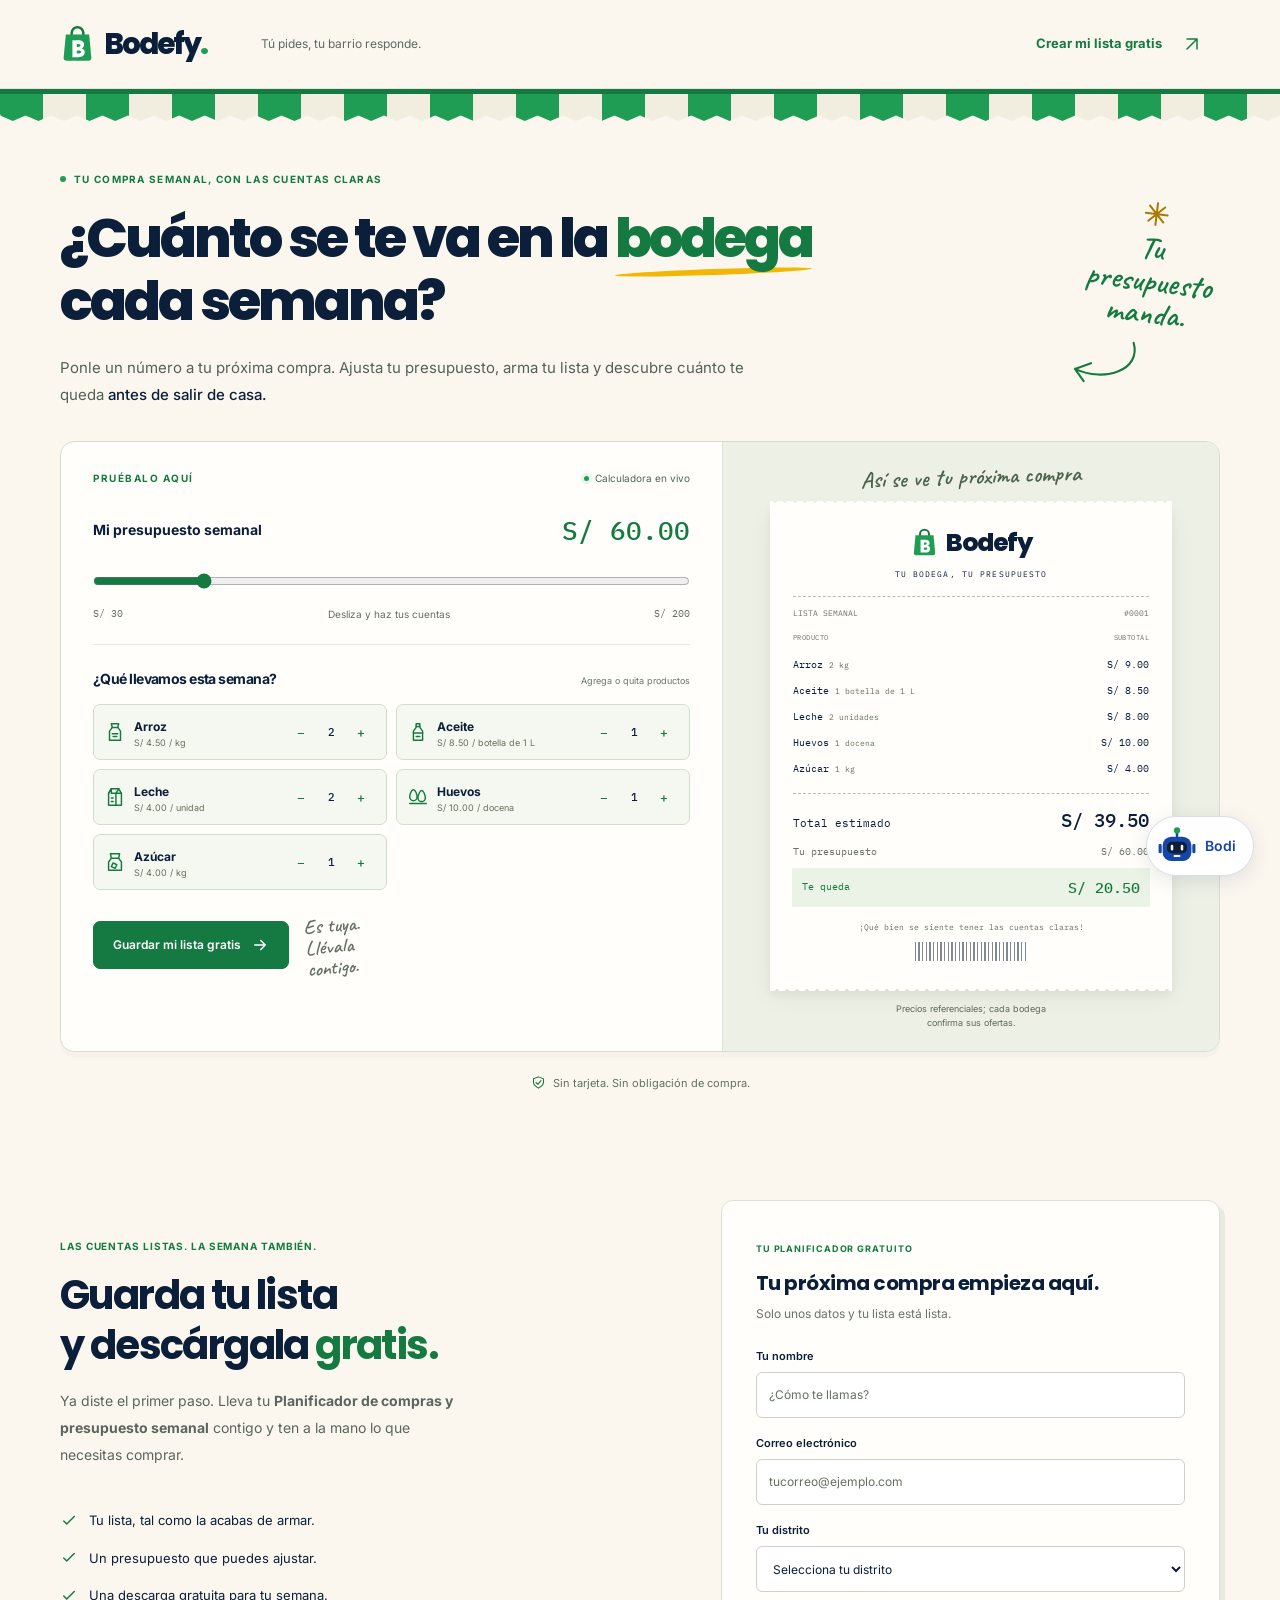
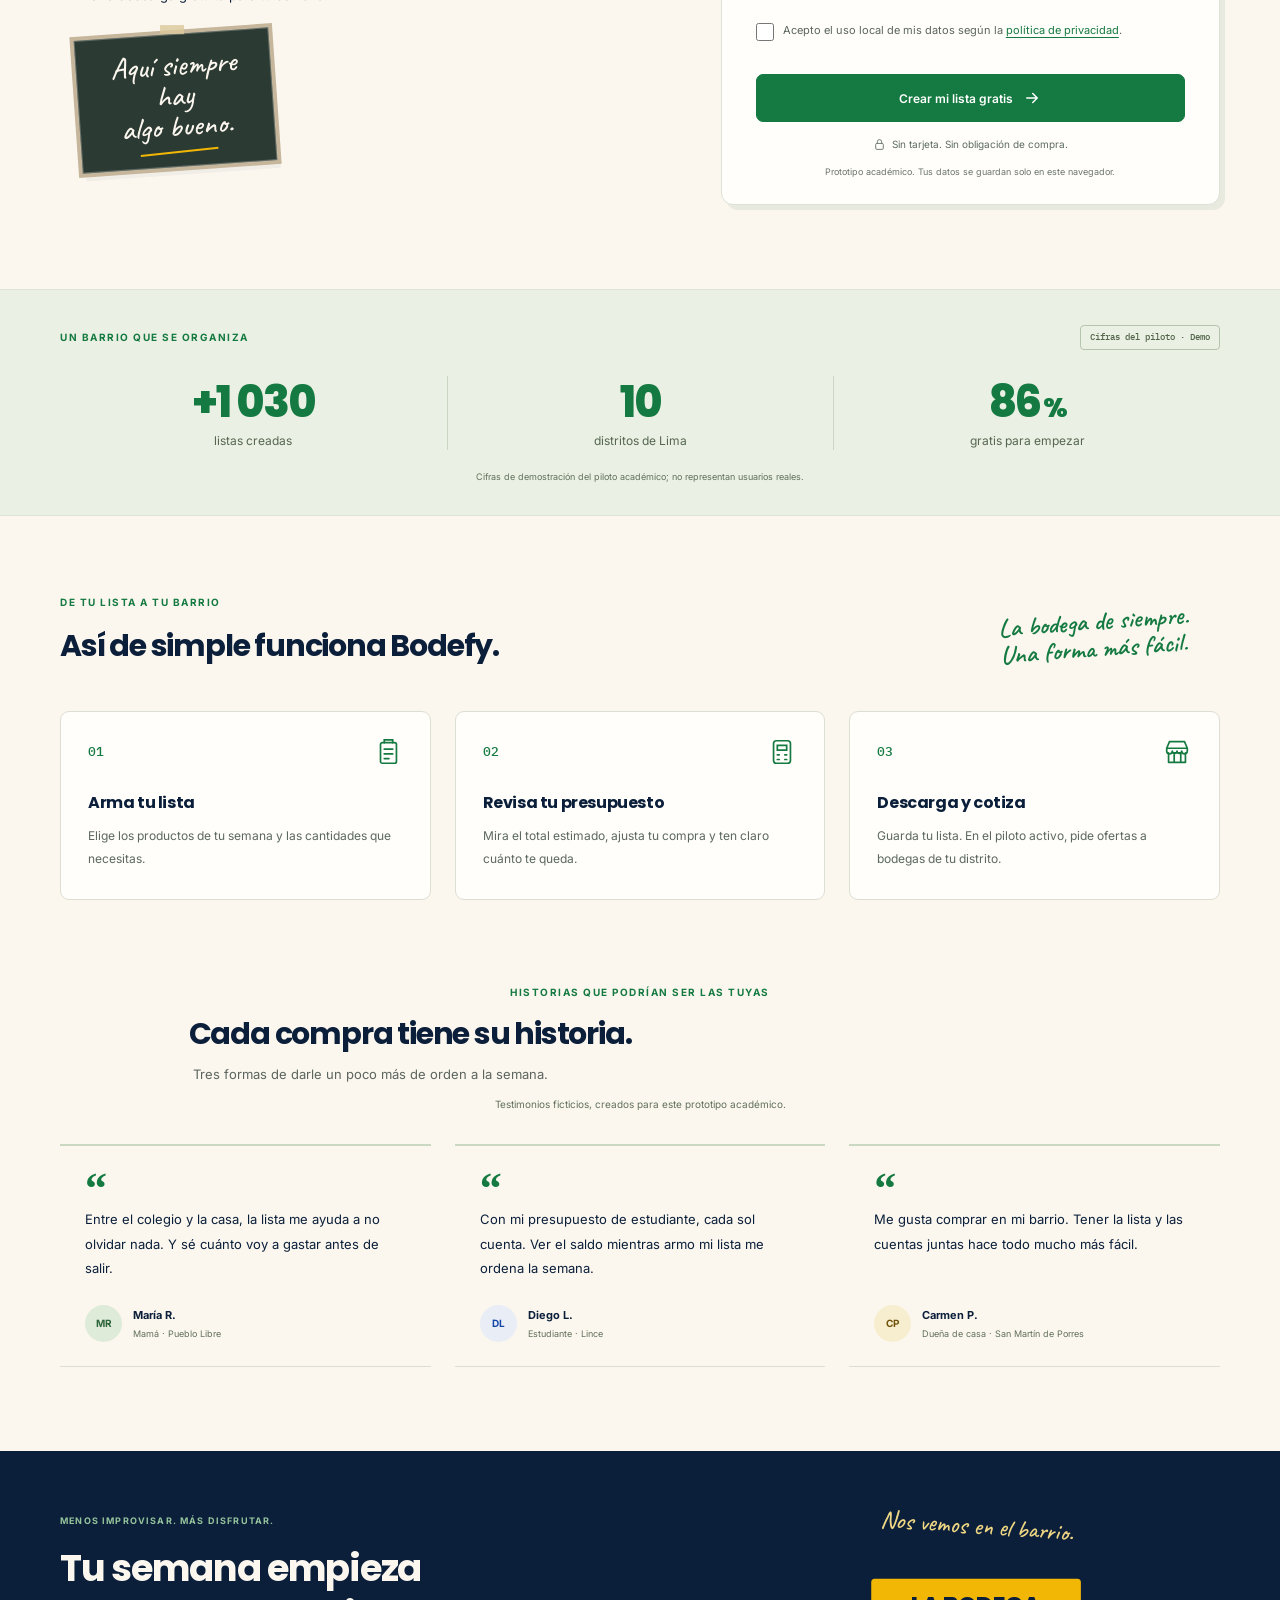
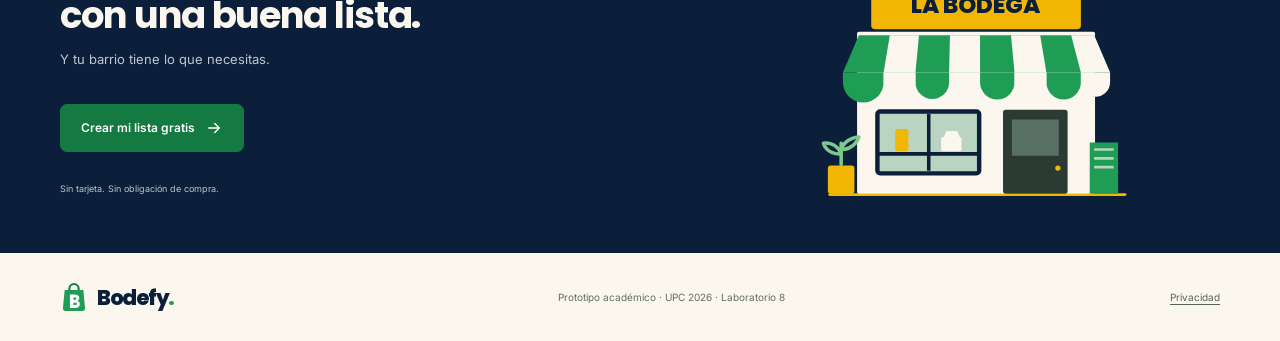
<file: index.html>
<!doctype html>
<html lang="es">
<head>
  <meta charset="utf-8">
  <meta name="viewport" content="width=device-width, initial-scale=1">
  <title>Bodefy | Tú pides, tu barrio responde</title>
  <meta name="description" content="Organiza tus compras y tu presupuesto semanal con el planificador gratuito de Bodefy.">
  <meta name="theme-color" content="#157A41">
  <meta property="og:title" content="Bodefy | Tú pides, tu barrio responde">
  <meta property="og:description" content="Tu próxima compra empieza con una buena lista. Planificador semanal gratuito.">
  <meta property="og:type" content="website">
  <meta property="og:locale" content="es_PE">
  <link rel="icon" type="image/svg+xml" href="assets/favicon.svg">
  <style>
    *{box-sizing:border-box}body{margin:0;min-height:100vh;display:grid;place-items:center;padding:24px;background:#fbf7ef;color:#0b1f3a;font:16px/1.7 system-ui,sans-serif}main{max-width:550px;text-align:center}img{width:50px;height:55px}h1{font-size:36px;letter-spacing:-.04em;line-height:1.2}p{color:#5b655e}nav{display:flex;flex-wrap:wrap;justify-content:center;gap:12px;margin:25px 0}a{display:inline-flex;align-items:center;justify-content:center;min-height:48px;padding:10px 18px;border:1px solid #157a41;border-radius:6px;color:#157a41;text-decoration:none;font-weight:600}a:hover{background:#e9f4e9}a:focus-visible{outline:3px solid #1747a6;outline-offset:4px}small{font-size:12px}
  </style>
  <script>
    (() => {
      'use strict';
      const forced = new URLSearchParams(window.location.search).get('v');
      let variant = forced === 'a' || forced === 'b' ? forced : null;
      try {
        const saved = localStorage.getItem('bodefy_variant');
        if (!variant && (saved === 'a' || saved === 'b')) variant = saved;
      } catch (_) { /* La asignación también funciona sin almacenamiento. */ }
      if (!variant) variant = Math.random() < 0.5 ? 'a' : 'b';
      try { localStorage.setItem('bodefy_variant', variant); } catch (_) { /* Respaldo sin persistencia. */ }
      window.location.replace(`${variant}/`);
    })();
  </script>
</head>
<body>
  <main>
    <img src="assets/logo.svg" alt="Bodefy" width="50" height="55">
    <h1>Una buena semana empieza con una lista.</h1>
    <p>Estamos preparando tu planificador de compras y presupuesto semanal.</p>
    <noscript><p>JavaScript está desactivado. Puedes visitar las páginas con estos enlaces; activa JavaScript para usar el planificador.</p></noscript>
    <nav aria-label="Enlaces de respaldo"><a href="a/">Visitar versión A</a><a href="b/">Visitar versión B</a></nav>
    <a href="comparar.html">Comparar las dos versiones</a>
    <p><small>Prototipo académico · UPC 2026 · Laboratorio 8</small></p>
  </main>
</body>
</html>
</file>
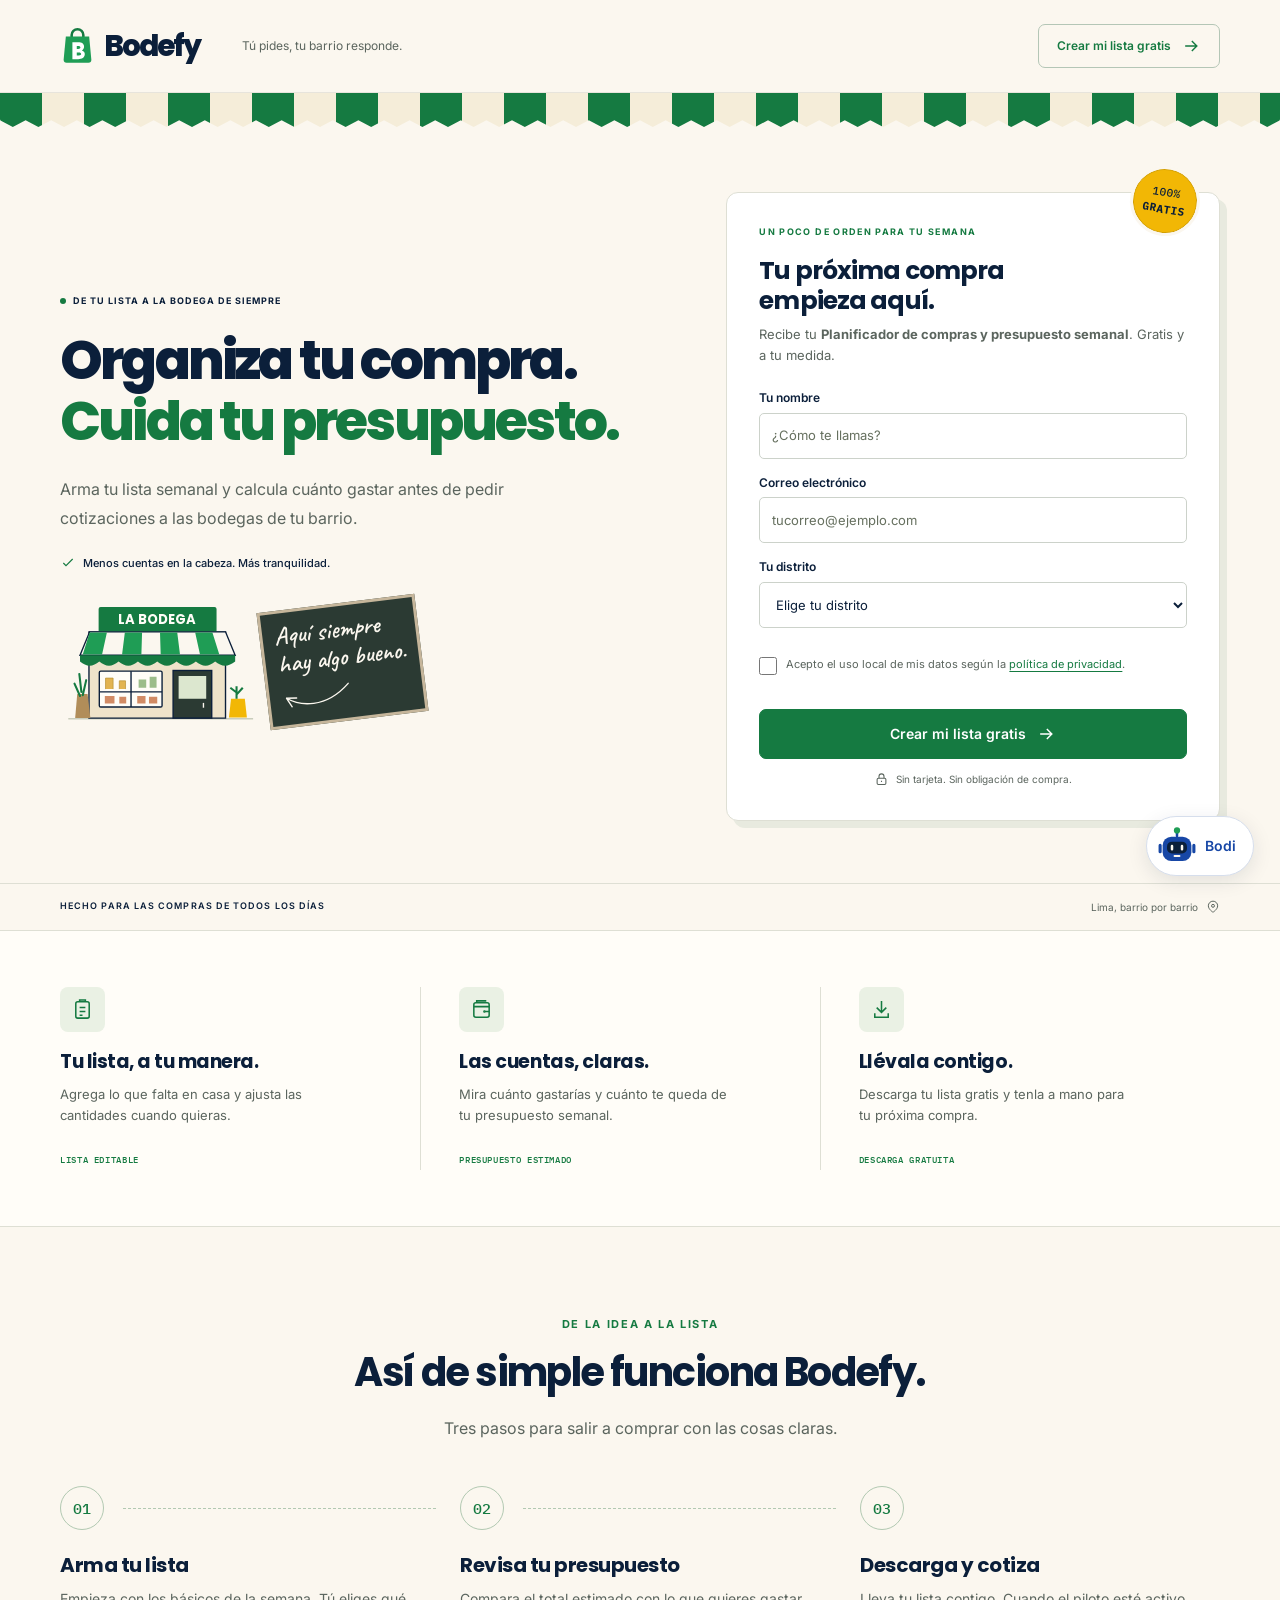
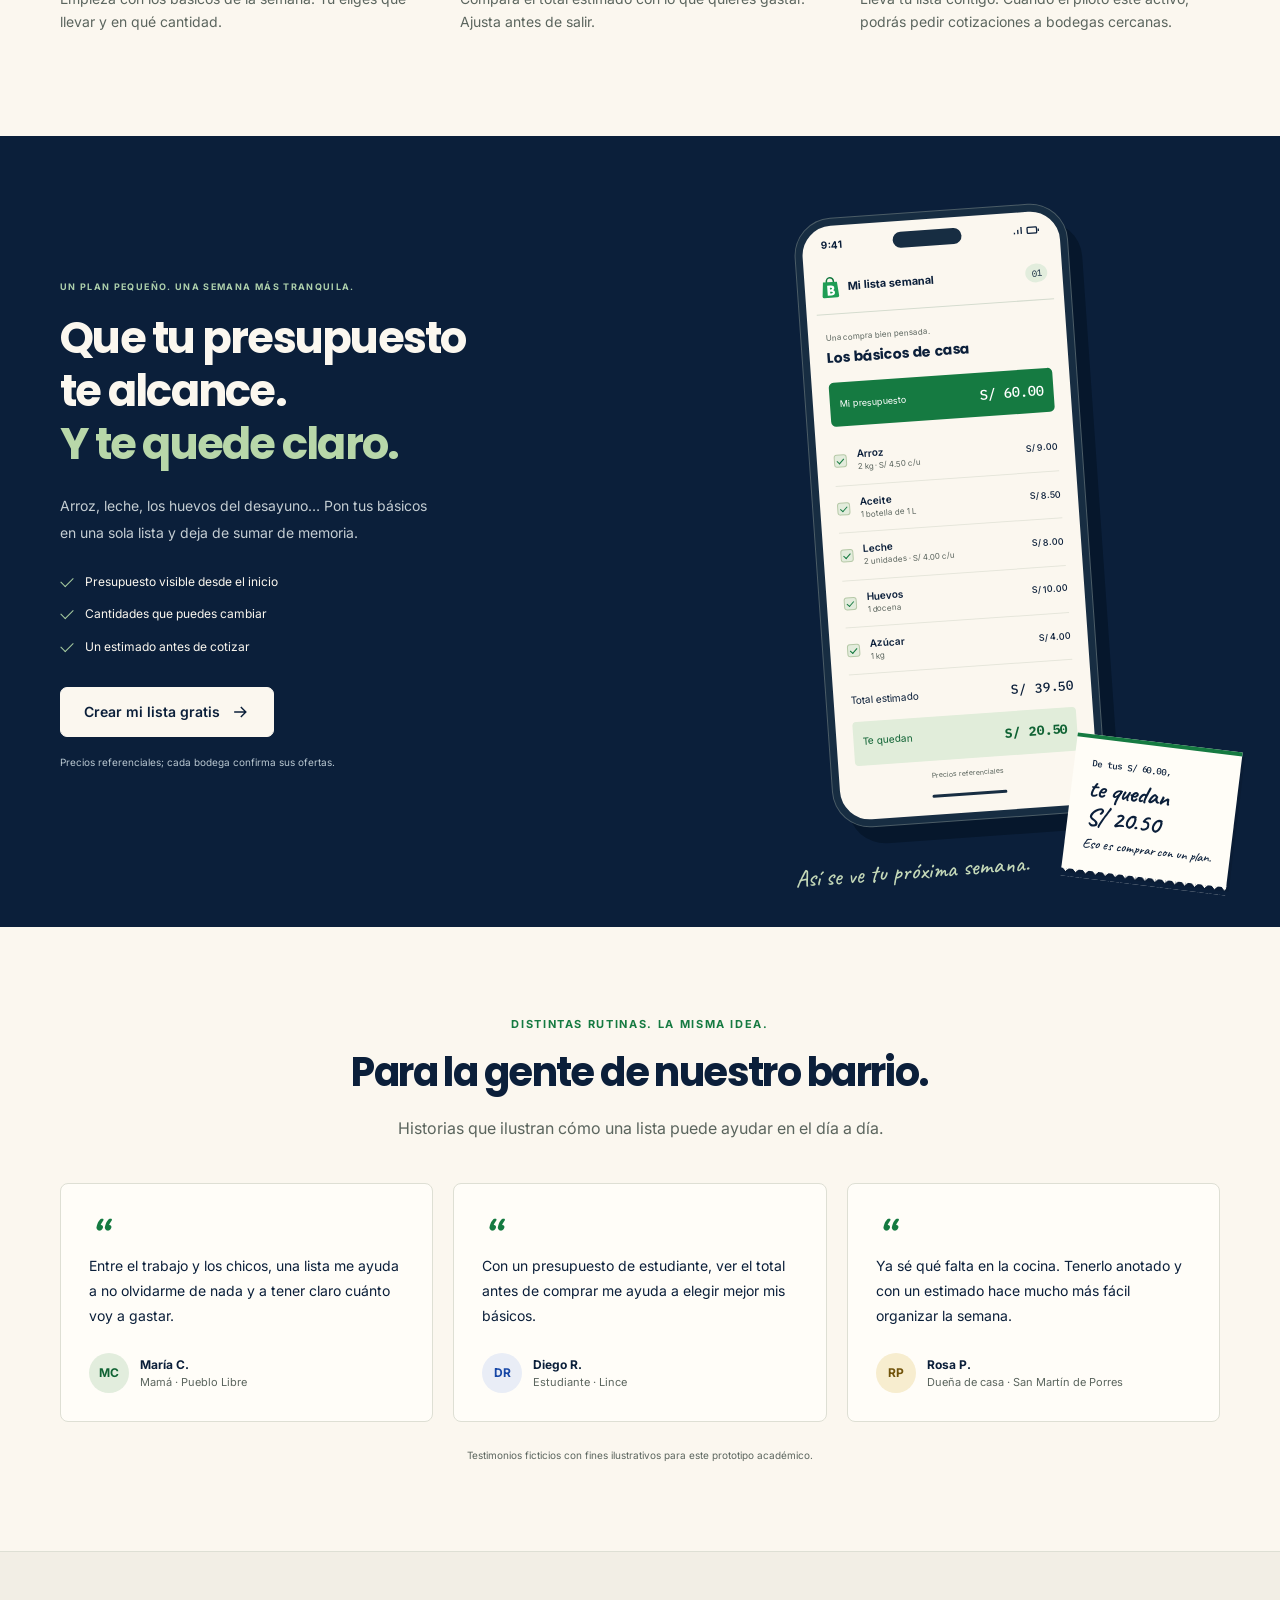
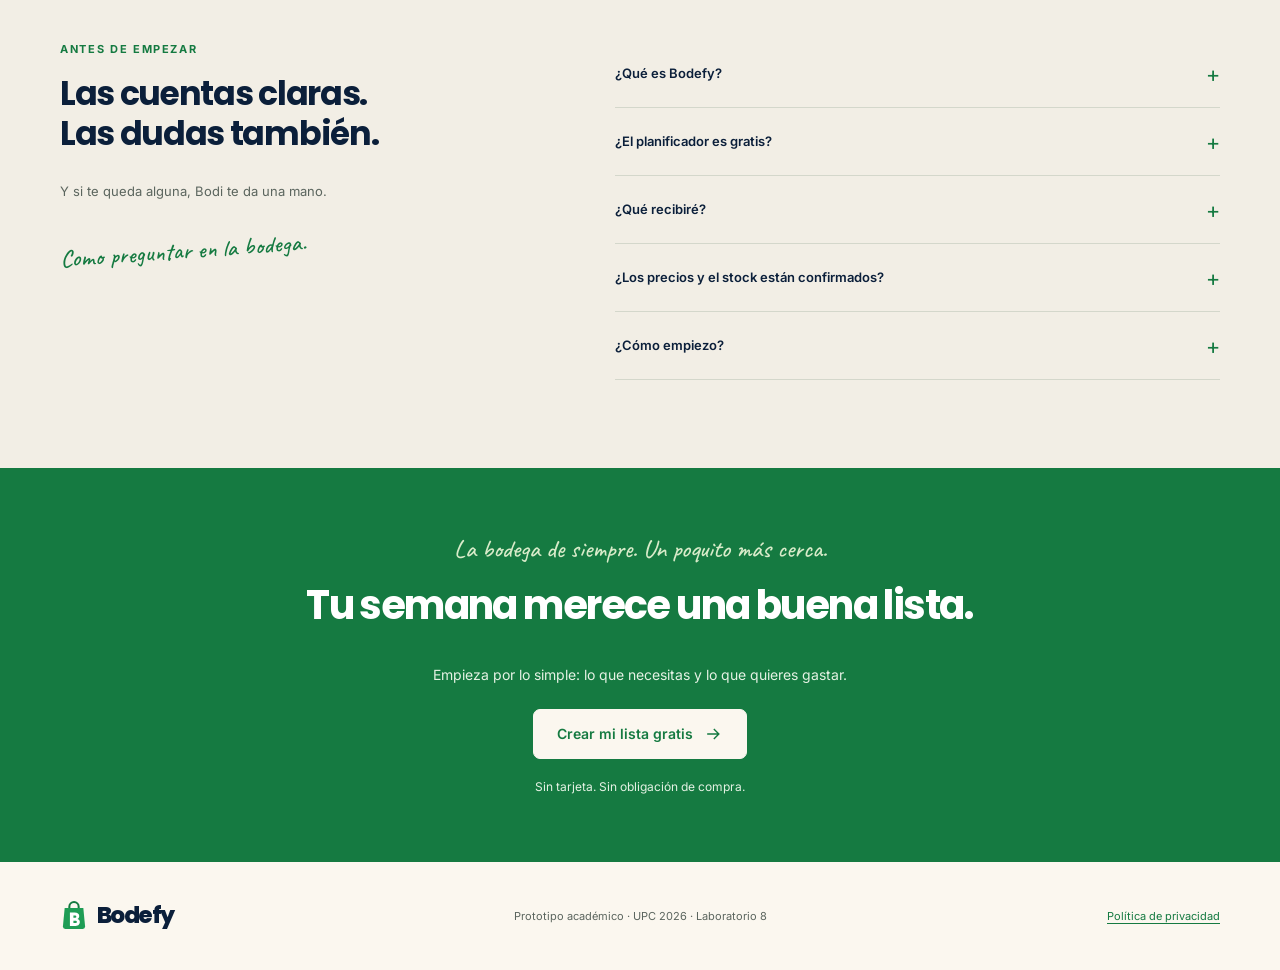
<file: a/index.html>
<!doctype html>
<html lang="es">
<head>
  <meta charset="utf-8">
  <meta name="viewport" content="width=device-width, initial-scale=1">
  <title>Organiza tu compra. Cuida tu presupuesto. | Bodefy</title>
  <meta name="description" content="Crea tu lista de compras, calcula tu presupuesto semanal y prepárate para cotizar con las bodegas de tu barrio. Planificador gratuito de Bodefy.">
  <meta name="theme-color" content="#157A41">
  <meta property="og:title" content="Tu semana empieza con una buena lista | Bodefy">
  <meta property="og:description" content="Planificador de compras y presupuesto semanal. Tú pides, tu barrio responde.">
  <meta property="og:type" content="website">
  <meta property="og:locale" content="es_PE">
  <link rel="icon" type="image/svg+xml" href="../assets/favicon.svg">
  <link rel="preconnect" href="https://fonts.googleapis.com">
  <link rel="preconnect" href="https://fonts.gstatic.com" crossorigin>
  <link href="https://fonts.googleapis.com/css2?family=Caveat:wght@500;600;700&amp;family=IBM+Plex+Mono:wght@400;500&amp;family=Inter:wght@400;500;600;700&amp;family=Poppins:wght@700;800&amp;display=swap" rel="stylesheet">
  <link rel="stylesheet" href="../assets/base.css">
  <link rel="stylesheet" href="style.css">
  <script src="../assets/planner.js" defer></script>
  <script src="../assets/motion.js" defer></script>
  <script src="../assets/chatbot.js" defer></script>
</head>
<body data-variant="a">
  <a class="skip-link" href="#contenido">Ir al contenido</a>
  <header class="site-header">
    <div class="container">
      <a class="brand" href="./" aria-label="Bodefy, inicio"><img src="../assets/logo.svg" width="35" height="38" alt="">Bodefy</a>
      <p class="brand-tagline">Tú pides, tu barrio responde.</p>
      <a class="button button-secondary header-cta" href="#planificador">Crear mi lista gratis <svg viewBox="0 0 24 24" fill="none" stroke="currentColor" stroke-width="1.7" aria-hidden="true"><path d="M5 12h14m-6-6 6 6-6 6"/></svg></a>
    </div>
  </header>
  <main id="contenido">
    <section class="hero" aria-labelledby="hero-title">
      <div class="awning-frame" aria-hidden="true"><div class="awning"></div></div>
      <div class="container hero-grid">
        <div class="hero-copy">
          <span class="hero-label"><span></span> DE TU LISTA A LA BODEGA DE SIEMPRE</span>
          <h1 id="hero-title">Organiza tu compra.<br><span>Cuida tu presupuesto.</span></h1>
          <p class="hero-description">Arma tu lista semanal y calcula cuánto gastar antes de pedir cotizaciones a las bodegas de tu barrio.</p>
          <div class="hero-promise"><svg viewBox="0 0 24 24" fill="none" stroke="currentColor" stroke-width="1.7" aria-hidden="true"><path d="m5 12 4 4L19 6"/></svg> Menos cuentas en la cabeza. Más tranquilidad.</div>
          <div class="neighborhood-scene">
            <svg class="storefront" viewBox="0 0 290 190" role="img" aria-label="Una bodega de barrio con toldo verde y productos en la ventana">
              <path d="M12 178h268" stroke="#c9cdbc" stroke-width="2"/>
              <path d="M42 52h198v125H42z" fill="#eee3ca" stroke="#0b1f3a" stroke-width="2"/>
              <rect x="56" y="16" width="171" height="37" rx="3" fill="#157a41"/>
              <text x="141" y="40" fill="#fffdf7" font-size="19" font-family="Poppins,sans-serif" font-weight="700" text-anchor="middle">LA BODEGA</text>
              <path d="M43 52h197l14 34H29z" fill="#fbf7ef" stroke="#0b1f3a" stroke-width="2"/>
              <path d="m43 53-10 32h28l7-32zm51 0-4 32h28l1-32zm51 0 1 32h28l-4-32zm51 0 7 32h28l-10-32z" fill="#1f9d55"/>
              <path d="M29 86v9q14 12 28 0 14 12 28 0 14 12 28 0 14 12 28 0 14 12 28 0 14 12 28 0 14 12 28 0 14 12 29 0v-9" fill="#157a41"/>
              <rect x="57" y="109" width="91" height="52" rx="2" fill="#fffdf7" stroke="#0b1f3a" stroke-width="2"/>
              <path d="M58 139h90m-45-30v52" stroke="#0b1f3a" stroke-width="2"/>
              <path d="M66 135v-16h11v16m9 0v-12h9v12" fill="#e2b451" stroke="#b79035"/>
              <path d="M114 133v-12h11v12m5 0v-16h10v16" fill="#9cbd8a"/>
              <path d="M65 156v-11h14v11m7 0v-10h10v10m16 0v-11h12v11m5 0v-10h12v10" fill="#d18b65"/>
              <rect x="164" y="108" width="56" height="69" fill="#2b3a33" stroke="#0b1f3a" stroke-width="2"/>
              <rect x="172" y="116" width="40" height="33" fill="#dce7cf"/>
              <path d="M208 155v7" stroke="#fbf7ef" stroke-width="2"/>
              <path d="m22 177 3-35h15l4 35z" fill="#b18d59"/><path d="m29 145-8-18m12 17 5-22m-7 17-3-26" stroke="#157a41" stroke-width="3" stroke-linecap="round"/>
              <path d="m245 176 3-27h20l3 27z" fill="#f2b705"/><path d="M256 149v-18m0 9-9-7m9 10 9-10" stroke="#157a41" stroke-width="3"/>
            </svg>
            <div class="chalk-note"><span>Aquí siempre<br>hay algo bueno.</span><svg viewBox="0 0 80 30" fill="none" aria-hidden="true"><path d="M74 5C46 30 18 23 5 13m0 0 11 1M5 13l5 10" stroke="currentColor" stroke-width="1.5" stroke-linecap="round"/></svg></div>
          </div>
        </div>
        <div class="form-card hero-form" id="planificador">
          <span class="free-stamp">100%<br><strong>GRATIS</strong></span>
          <span class="eyebrow">UN POCO DE ORDEN PARA TU SEMANA</span>
          <h2>Tu próxima compra<br>empieza aquí.</h2>
          <p>Recibe tu <strong>Planificador de compras y presupuesto semanal</strong>. Gratis y a tu medida.</p>
          <form id="planner-form" method="dialog" novalidate>
            <div class="field"><label for="name">Tu nombre</label><input id="name" name="name" autocomplete="given-name" placeholder="¿Cómo te llamas?" minlength="2" maxlength="80" required aria-describedby="name-error"><span class="field-error" id="name-error"></span></div>
            <div class="field"><label for="email">Correo electrónico</label><input id="email" name="email" type="email" autocomplete="email" placeholder="tucorreo@ejemplo.com" maxlength="160" required aria-describedby="email-error"><span class="field-error" id="email-error"></span></div>
            <div class="field"><label for="district">Tu distrito</label><select id="district" name="district" required aria-describedby="district-error"><option value="">Elige tu distrito</option><option>Pueblo Libre</option><option>Jesús María</option><option>Lince</option><option>Magdalena del Mar</option><option>San Miguel</option><option>Breña</option><option>Surquillo</option><option>San Martín de Porres</option><option>Los Olivos</option><option>Comas</option><option>Villa El Salvador</option><option>San Juan de Lurigancho</option><option>Otro</option></select><span class="field-error" id="district-error"></span></div>
            <div class="privacy-field"><input id="privacy" type="checkbox" name="privacy" required aria-describedby="privacy-error" aria-labelledby="privacy-label privacy-link"><div class="privacy-copy"><label id="privacy-label" for="privacy">Acepto el uso local de mis datos según la</label> <button id="privacy-link" type="button" data-privacy>política de privacidad</button>.</div><span class="field-error" id="privacy-error"></span></div>
            <button class="button" type="submit">Crear mi lista gratis <svg viewBox="0 0 24 24" fill="none" stroke="currentColor" stroke-width="1.7" aria-hidden="true"><path d="M5 12h14m-6-6 6 6-6 6"/></svg></button>
            <p id="form-status" role="status"></p>
          </form>
          <p class="trust-note"><svg viewBox="0 0 24 24" fill="none" stroke="currentColor" stroke-width="1.7" aria-hidden="true"><rect x="5" y="10" width="14" height="10" rx="2"/><path d="M8 10V7a4 4 0 0 1 8 0v3m-4 4v2"/></svg>Sin tarjeta. Sin obligación de compra.</p>
          <noscript><p class="fine-print">Activa JavaScript para crear y descargar tu lista. Tus datos se guardan solo en este navegador.</p></noscript>
        </div>
      </div>
      <div class="hero-bottom"><div class="container"><span>HECHO PARA LAS COMPRAS DE TODOS LOS DÍAS</span><span>Lima, barrio por barrio <svg viewBox="0 0 24 24" fill="none" stroke="currentColor" stroke-width="1.7" aria-hidden="true"><path d="M20 10c0 6-8 11-8 11S4 16 4 10a8 8 0 1 1 16 0Z"/><circle cx="12" cy="10" r="2.5"/></svg></span></div></div>
    </section>
    <section class="benefits section" aria-labelledby="benefits-title">
      <div class="container">
        <h2 id="benefits-title" class="sr-only">Todo lo que necesitas para comprar con un plan</h2>
        <div class="benefit-grid">
          <article class="benefit" data-reveal><span class="benefit-icon"><svg viewBox="0 0 24 24" fill="none" stroke="currentColor" stroke-width="1.6" aria-hidden="true"><rect x="5" y="4" width="14" height="17" rx="2"/><path d="M9 4V2h6v2M9 10h6m-6 4h6m-6 4h3"/></svg></span><h3>Tu lista, a tu manera.</h3><p>Agrega lo que falta en casa y ajusta las cantidades cuando quieras.</p><span class="benefit-caption">LISTA EDITABLE</span></article>
          <article class="benefit" data-reveal><span class="benefit-icon"><svg viewBox="0 0 24 24" fill="none" stroke="currentColor" stroke-width="1.6" aria-hidden="true"><rect x="4" y="5" width="16" height="15" rx="2"/><path d="M4 9h16m-5 5h5M7 5V3h10"/><circle cx="15" cy="14" r=".5"/></svg></span><h3>Las cuentas, claras.</h3><p>Mira cuánto gastarías y cuánto te queda de tu presupuesto semanal.</p><span class="benefit-caption">PRESUPUESTO ESTIMADO</span></article>
          <article class="benefit" data-reveal><span class="benefit-icon"><svg viewBox="0 0 24 24" fill="none" stroke="currentColor" stroke-width="1.6" aria-hidden="true"><path d="M12 3v12m-5-5 5 5 5-5M5 16v4h14v-4"/></svg></span><h3>Llévala contigo.</h3><p>Descarga tu lista gratis y tenla a mano para tu próxima compra.</p><span class="benefit-caption">DESCARGA GRATUITA</span></article>
        </div>
      </div>
    </section>
    <section class="how section" aria-labelledby="how-title">
      <div class="container">
        <span class="eyebrow centered">DE LA IDEA A LA LISTA</span>
        <h2 class="section-heading" id="how-title">Así de simple funciona Bodefy.</h2>
        <p class="section-intro">Tres pasos para salir a comprar con las cosas claras.</p>
        <div class="steps">
          <article class="step" data-reveal><span class="step-number">01</span><h3>Arma tu lista</h3><p>Empieza con los básicos de la semana. Tú eliges qué llevar y en qué cantidad.</p></article>
          <article class="step" data-reveal><span class="step-number">02</span><h3>Revisa tu presupuesto</h3><p>Compara el total estimado con lo que quieres gastar. Ajusta antes de salir.</p></article>
          <article class="step" data-reveal><span class="step-number">03</span><h3>Descarga y cotiza</h3><p>Lleva tu lista contigo. Cuando el piloto esté activo, podrás pedir cotizaciones a bodegas cercanas.</p></article>
        </div>
      </div>
    </section>
    <section class="product-section section" aria-labelledby="product-title">
      <div class="container product-grid">
        <div class="product-copy" data-reveal>
          <span class="eyebrow">UN PLAN PEQUEÑO. UNA SEMANA MÁS TRANQUILA.</span>
          <h2 id="product-title">Que tu presupuesto<br>te alcance.<br><span>Y te quede claro.</span></h2>
          <p>Arroz, leche, los huevos del desayuno… Pon tus básicos en una sola lista y deja de sumar de memoria.</p>
          <ul class="product-checks"><li>Presupuesto visible desde el inicio</li><li>Cantidades que puedes cambiar</li><li>Un estimado antes de cotizar</li></ul>
          <a class="button" href="#planificador">Crear mi lista gratis <svg viewBox="0 0 24 24" fill="none" stroke="currentColor" stroke-width="1.7" aria-hidden="true"><path d="M5 12h14m-6-6 6 6-6 6"/></svg></a>
          <p class="fine-print">Precios referenciales; cada bodega confirma sus ofertas.</p>
        </div>
        <div class="product-demo" data-reveal>
          <div class="phone" aria-label="Ejemplo del planificador: presupuesto 60 soles, total 39 soles con 50 céntimos, saldo 20 soles con 50 céntimos">
            <div class="phone-status"><span>9:41</span><span class="phone-camera"></span><svg viewBox="0 0 30 14" fill="none" stroke="currentColor" stroke-width="1.5" aria-hidden="true"><path d="M1 10V8m4 2V5m4 5V2"/><rect x="16" y="3" width="11" height="7" rx="1"/><path d="M29 5v3"/></svg></div>
            <div class="phone-header"><img src="../assets/logo.svg" width="21" height="24" alt=""><strong>Mi lista semanal</strong><span>01</span></div>
            <div class="phone-content">
              <p class="phone-greeting">Una compra bien pensada.</p><h3>Los básicos de casa</h3>
              <div class="phone-budget"><span>Mi presupuesto</span><strong>S/ 60.00</strong></div>
              <div class="phone-items" data-print>
                <div class="ticket-line"><span><i></i><b>Arroz</b><small>2 kg · S/ 4.50 c/u</small></span><strong>S/ 9.00</strong></div>
                <div class="ticket-line"><span><i></i><b>Aceite</b><small>1 botella de 1 L</small></span><strong>S/ 8.50</strong></div>
                <div class="ticket-line"><span><i></i><b>Leche</b><small>2 unidades · S/ 4.00 c/u</small></span><strong>S/ 8.00</strong></div>
                <div class="ticket-line"><span><i></i><b>Huevos</b><small>1 docena</small></span><strong>S/ 10.00</strong></div>
                <div class="ticket-line"><span><i></i><b>Azúcar</b><small>1 kg</small></span><strong>S/ 4.00</strong></div>
              </div>
              <div class="phone-total"><span>Total estimado</span><strong>S/ 39.50</strong></div>
              <div class="phone-balance"><span>Te quedan</span><strong>S/ 20.50</strong></div>
              <span class="phone-reference">Precios referenciales</span>
            </div>
            <span class="phone-home"></span>
          </div>
          <div class="balance-note ticket"><span>De tus S/ 60.00,</span><strong>te quedan<br>S/ 20.50</strong><span>Eso es comprar con un plan.</span></div>
          <span class="demo-caption">Así se ve tu próxima semana.</span>
        </div>
      </div>
    </section>
    <section class="section" aria-labelledby="voices-title">
      <div class="container">
        <span class="eyebrow centered">DISTINTAS RUTINAS. LA MISMA IDEA.</span>
        <h2 class="section-heading" id="voices-title">Para la gente de nuestro barrio.</h2>
        <p class="section-intro">Historias que ilustran cómo una lista puede ayudar en el día a día.</p>
        <div class="testimonials">
          <figure class="testimonial" data-reveal><span class="quote-mark" aria-hidden="true">“</span><blockquote>Entre el trabajo y los chicos, una lista me ayuda a no olvidarme de nada y a tener claro cuánto voy a gastar.</blockquote><figcaption class="person"><span class="avatar">MC</span><span><strong>María C.</strong><small>Mamá · Pueblo Libre</small></span></figcaption></figure>
          <figure class="testimonial" data-reveal><span class="quote-mark" aria-hidden="true">“</span><blockquote>Con un presupuesto de estudiante, ver el total antes de comprar me ayuda a elegir mejor mis básicos.</blockquote><figcaption class="person"><span class="avatar">DR</span><span><strong>Diego R.</strong><small>Estudiante · Lince</small></span></figcaption></figure>
          <figure class="testimonial" data-reveal><span class="quote-mark" aria-hidden="true">“</span><blockquote>Ya sé qué falta en la cocina. Tenerlo anotado y con un estimado hace mucho más fácil organizar la semana.</blockquote><figcaption class="person"><span class="avatar">RP</span><span><strong>Rosa P.</strong><small>Dueña de casa · San Martín de Porres</small></span></figcaption></figure>
        </div>
        <p class="fiction-note">Testimonios ficticios con fines ilustrativos para este prototipo académico.</p>
      </div>
    </section>
    <section class="faq-section section" aria-labelledby="faq-title">
      <div class="container faq-grid">
        <div><span class="eyebrow">ANTES DE EMPEZAR</span><h2 id="faq-title">Las cuentas claras.<br>Las dudas también.</h2><p>Y si te queda alguna, Bodi te da una mano.</p><span class="hand-note">Como preguntar en la bodega.</span></div>
        <div class="faq-list">
          <details><summary>¿Qué es Bodefy?<span aria-hidden="true">+</span></summary><p>Conecta tu lista con bodegas cercanas para comparar cotizaciones y recoger tu compra. Este prototipo te permite preparar tu lista; las cotizaciones estarán disponibles cuando el piloto esté activo.</p></details>
          <details><summary>¿El planificador es gratis?<span aria-hidden="true">+</span></summary><p>Sí. No necesitas tarjeta ni estás obligado a comprar. Puedes editar tu lista y descargarla gratis.</p></details>
          <details><summary>¿Qué recibiré?<span aria-hidden="true">+</span></summary><p>Una lista editable y un presupuesto estimado que puedes descargar como archivo de texto y llevar contigo.</p></details>
          <details><summary>¿Los precios y el stock están confirmados?<span aria-hidden="true">+</span></summary><p>Los importes del planificador son referenciales. Cada bodega confirma precio y disponibilidad al cotizar.</p></details>
          <details><summary>¿Cómo empiezo?<span aria-hidden="true">+</span></summary><p>Completa tu nombre, correo y distrito, acepta la política de privacidad y pulsa «Crear mi lista gratis». Luego ajusta los productos a tu semana.</p></details>
        </div>
      </div>
    </section>
    <section class="final-cta" aria-labelledby="final-title"><div class="container"><span class="cta-note">La bodega de siempre. Un poquito más cerca.</span><h2 id="final-title">Tu semana merece una buena lista.</h2><p>Empieza por lo simple: lo que necesitas y lo que quieres gastar.</p><a class="button" href="#planificador">Crear mi lista gratis <svg viewBox="0 0 24 24" fill="none" stroke="currentColor" stroke-width="1.7" aria-hidden="true"><path d="M5 12h14m-6-6 6 6-6 6"/></svg></a><div class="trust-note">Sin tarjeta. Sin obligación de compra.</div></div></section>
  </main>
  <footer class="site-footer"><div class="container footer-inner"><a class="brand" href="./" aria-label="Bodefy, inicio"><img src="../assets/logo.svg" width="28" height="31" alt="">Bodefy</a><p>Prototipo académico · UPC 2026 · Laboratorio 8</p><button type="button" data-privacy>Política de privacidad</button></div></footer>
</body>
</html>
</file>
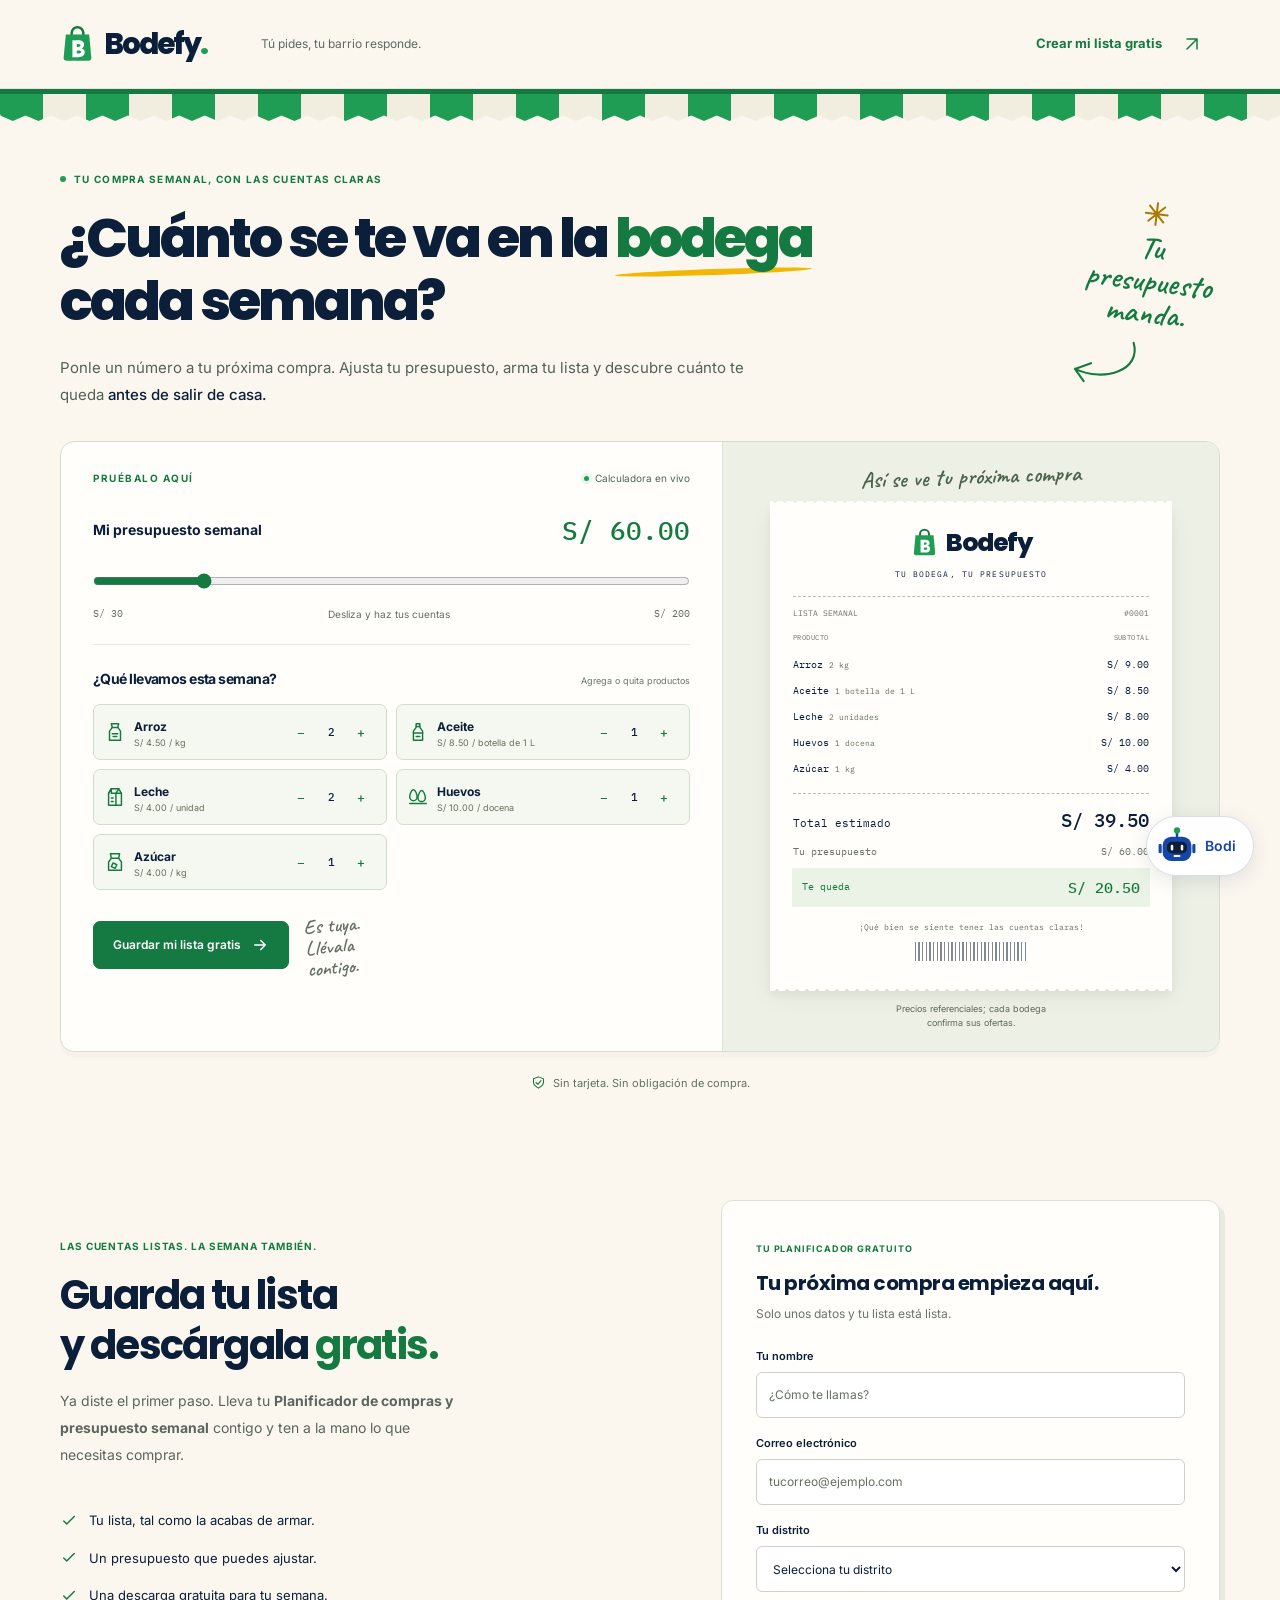
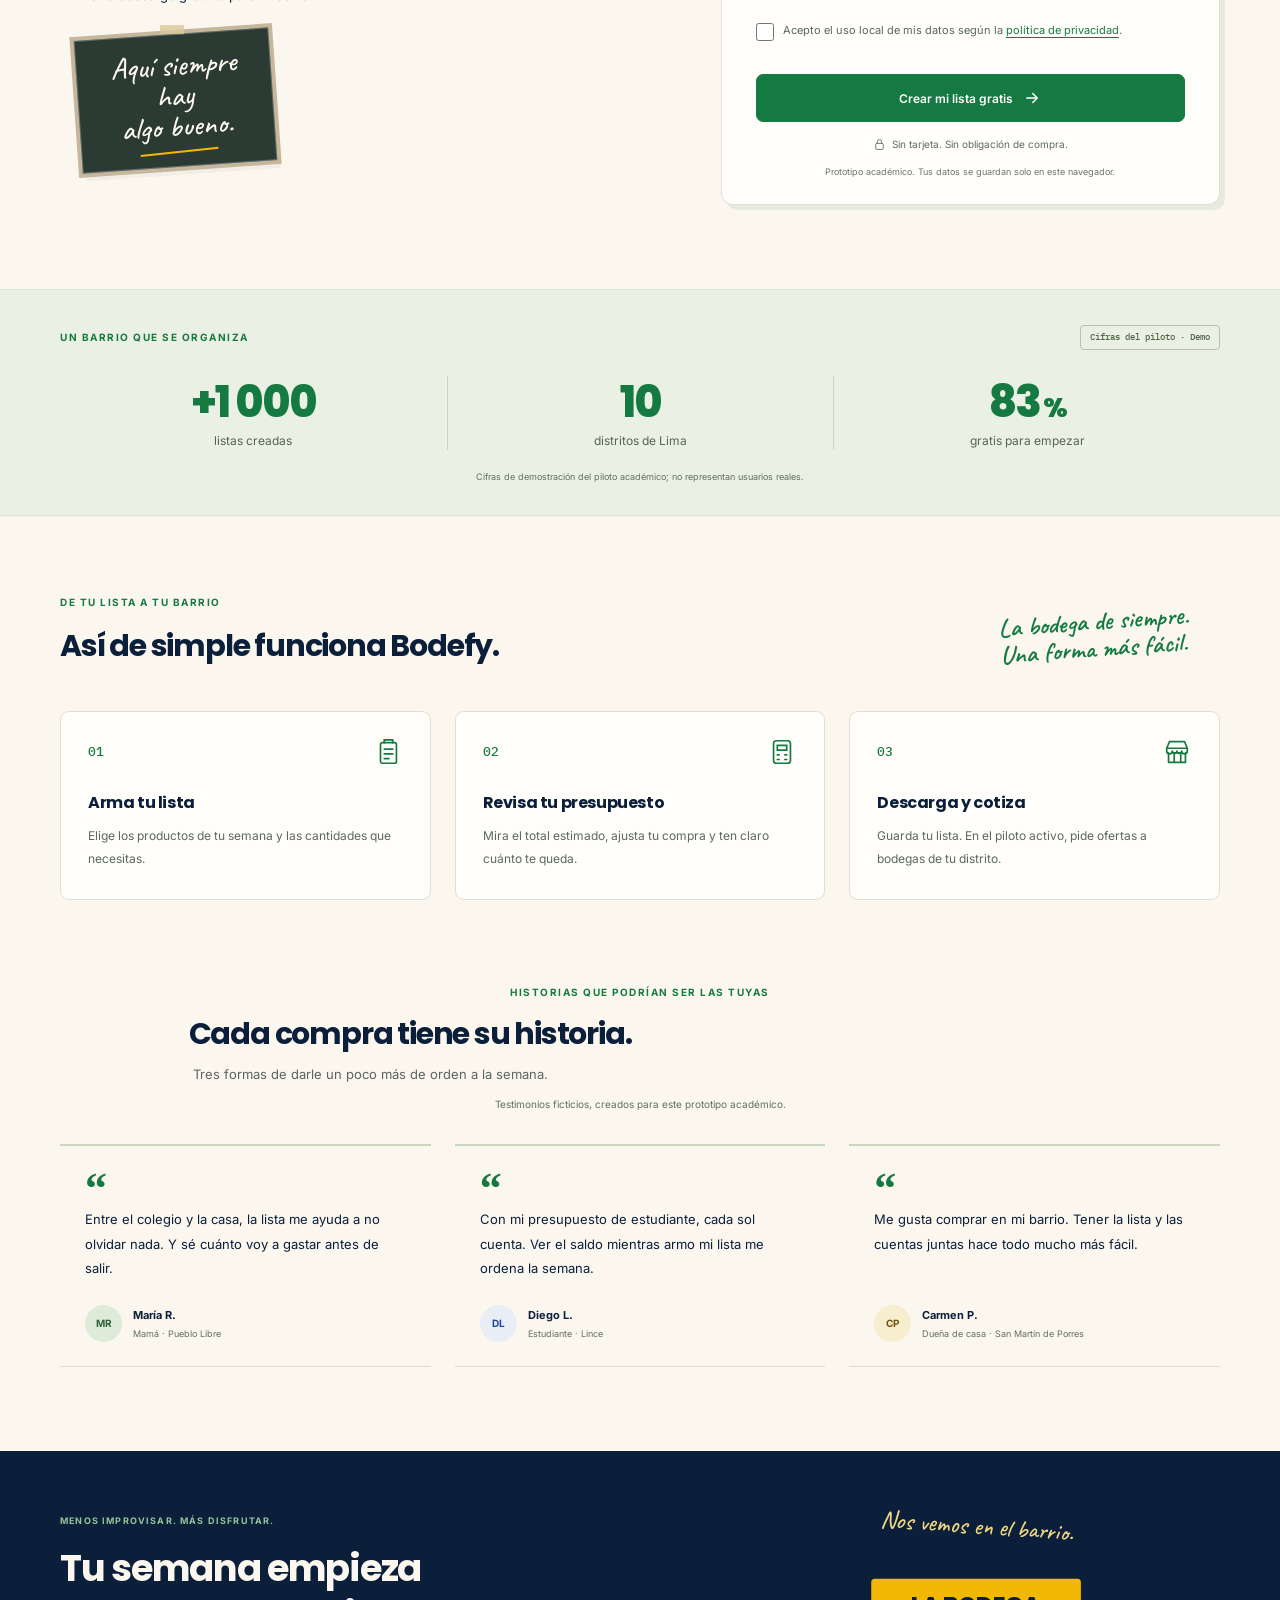
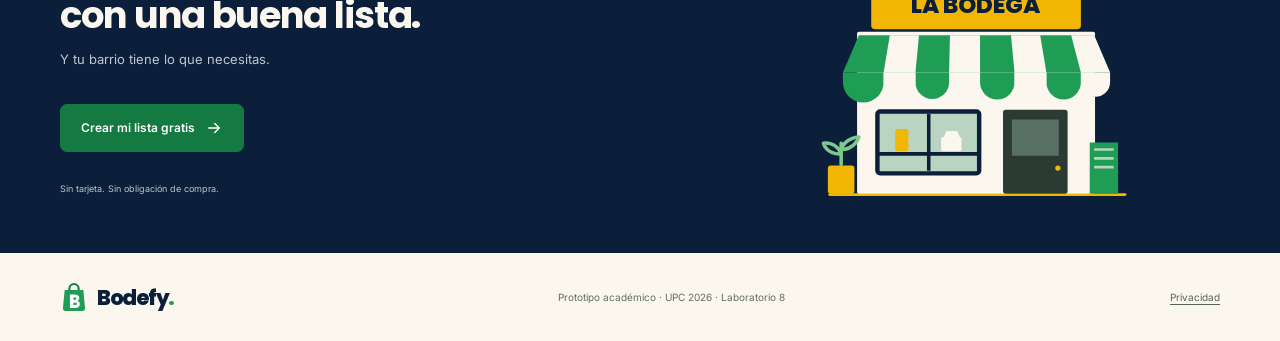
<file: b/index.html>
<!doctype html>
<html lang="es">
<head>
  <meta charset="utf-8">
  <meta name="viewport" content="width=device-width, initial-scale=1">
  <title>¿Cuánto gastas en la bodega? | Bodefy</title>
  <meta name="description" content="Prueba tu presupuesto semanal, arma tu lista y descárgala gratis. Con Bodefy, tu próxima compra empieza con las cuentas claras.">
  <meta name="theme-color" content="#1F9D55">
  <meta property="og:title" content="¿Cuánto se te va en la bodega cada semana? | Bodefy">
  <meta property="og:description" content="Haz las cuentas, arma tu lista y descárgala gratis. Tú pides, tu barrio responde.">
  <meta property="og:type" content="website">
  <meta property="og:locale" content="es_PE">
  <link rel="icon" type="image/svg+xml" href="../assets/favicon.svg">
  <link rel="preconnect" href="https://fonts.googleapis.com">
  <link rel="preconnect" href="https://fonts.gstatic.com" crossorigin>
  <link href="https://fonts.googleapis.com/css2?family=Caveat:wght@500;600;700&family=IBM+Plex+Mono:wght@400;500&family=Inter:wght@400;500;600;700&family=Poppins:wght@700;800&display=swap" rel="stylesheet">
  <link rel="stylesheet" href="../assets/base.css">
  <link rel="stylesheet" href="style.css">
  <script src="../assets/planner.js" defer></script>
  <script src="../assets/motion.js" defer></script>
  <script src="../assets/chatbot.js" defer></script>
</head>
<body data-variant="b">
  <a class="skip-link" href="#contenido">Saltar al contenido</a>
  <header class="site-header">
    <div class="container header-inner">
      <a class="brand" href="index.html" aria-label="Bodefy, inicio">
        <img src="../assets/logo.svg" alt="" width="38" height="44"><span>Bodefy<span class="brand-dot">.</span></span>
      </a>
      <p class="brand-tagline">Tú pides, tu barrio responde.</p>
      <a class="header-cta" href="#planificador">Crear mi lista gratis <svg viewBox="0 0 24 24" fill="none" aria-hidden="true"><path d="M6 18 18 6M6 6h12v12" stroke="currentColor" stroke-width="1.8" stroke-linecap="round" stroke-linejoin="round"/></svg></a>
    </div>
  </header>

  <main id="contenido">
    <div class="awning-frame" aria-hidden="true"><div class="awning"></div></div>
    <section class="hero-b">
      <div class="container">
        <div class="hero-heading">
          <div>
            <p class="eyebrow"><span class="small-dot" aria-hidden="true"></span> TU COMPRA SEMANAL, CON LAS CUENTAS CLARAS</p>
            <h1>¿Cuánto se te va en la <span class="hero-highlight">bodega</span> cada semana?</h1>
            <p class="hero-description">Ponle un número a tu próxima compra. Ajusta tu presupuesto, arma tu lista y descubre cuánto te queda <strong>antes de salir de casa.</strong></p>
          </div>
          <div class="hero-note" aria-hidden="true">
            <svg class="note-spark" viewBox="0 0 32 32" fill="none"><path d="M16 3v26M3 16h26M7 7l18 18M7 25 25 7" stroke="currentColor" stroke-width="2.4" stroke-linecap="round"/></svg>
            <p>Tu presupuesto<br>manda.</p>
            <svg viewBox="0 0 92 63" fill="none"><path d="M77 6C90 37 49 57 12 45m0 0 18-9M12 45l12 13" stroke="currentColor" stroke-width="2.5" stroke-linecap="round" stroke-linejoin="round"/></svg>
          </div>
        </div>

        <div class="calculator-shell" id="calculator">
          <div class="calculator-workspace">
            <div class="calculator-topline"><p class="eyebrow">PRUÉBALO AQUÍ</p><span class="interactive-badge"><span aria-hidden="true"></span> Calculadora en vivo</span></div>
            <div class="budget-heading">
              <label for="budget">Mi presupuesto semanal</label>
              <output id="budget-value" for="budget">S/ 60.00</output>
            </div>
            <input id="budget" class="budget-slider" type="range" min="30" max="200" step="1" value="60" aria-describedby="budget-help">
            <div class="range-labels"><span>S/ 30</span><p id="budget-help">Desliza y haz tus cuentas</p><span>S/ 200</span></div>
            <div class="products-heading"><h2>¿Qué llevamos esta semana?</h2><span>Agrega o quita productos</span></div>
            <div id="product-controls" class="product-controls"></div>
            <p id="calculator-status" class="sr-only" aria-live="polite" aria-atomic="true"></p>
            <div class="calculator-action">
              <a class="button" href="#planificador">Guardar mi lista gratis <svg viewBox="0 0 24 24" fill="none" aria-hidden="true"><path d="M5 12h14m-6-6 6 6-6 6" stroke="currentColor" stroke-width="2" stroke-linecap="round" stroke-linejoin="round"/></svg></a>
              <span class="calculator-free">Es tuya. Llévala contigo.</span>
            </div>
          </div>
          <div class="receipt-space">
            <span class="receipt-caption">Así se ve tu próxima compra</span>
            <div class="ticket live-ticket" data-print aria-label="Resumen de tu lista de compras">
              <div class="ticket-brand"><img src="../assets/logo.svg" alt="" width="27" height="32"><strong>Bodefy</strong></div>
              <p class="ticket-kicker">TU BODEGA, TU PRESUPUESTO</p>
              <div class="ticket-rule"></div>
              <div class="ticket-meta"><span>LISTA SEMANAL</span><span>#0001</span></div>
              <div class="ticket-table-head"><span>PRODUCTO</span><span>SUBTOTAL</span></div>
              <div id="receipt-items">
                <div class="ticket-line"><span>Arroz × 2 kg</span><span>S/ 9.00</span></div>
                <div class="ticket-line"><span>Aceite × 1 botella</span><span>S/ 8.50</span></div>
                <div class="ticket-line"><span>Leche × 2 unidades</span><span>S/ 8.00</span></div>
                <div class="ticket-line"><span>Huevos × 1 docena</span><span>S/ 10.00</span></div>
                <div class="ticket-line"><span>Azúcar × 1 kg</span><span>S/ 4.00</span></div>
              </div>
              <div class="ticket-total"><span>Total estimado</span><strong id="receipt-total">S/ 39.50</strong></div>
              <div class="ticket-budget"><span>Tu presupuesto</span><span id="receipt-budget">S/ 60.00</span></div>
              <div class="ticket-balance"><span>Te queda</span><strong id="receipt-balance">S/ 20.50</strong></div>
              <p class="ticket-thanks">¡Qué bien se siente tener las cuentas claras!</p>
              <div class="ticket-barcode" aria-hidden="true"></div>
            </div>
            <p class="receipt-disclaimer">Precios referenciales; cada bodega<br>confirma sus ofertas.</p>
          </div>
        </div>
        <p class="hero-trust"><svg viewBox="0 0 24 24" fill="none" aria-hidden="true"><path d="m12 3 8 3v6c0 4-8 9-8 9s-8-5-8-9V6l8-3Z" stroke="currentColor" stroke-width="1.7"/><path d="m8 12 3 3 5-6" stroke="currentColor" stroke-width="1.7" stroke-linecap="round" stroke-linejoin="round"/></svg> Sin tarjeta. Sin obligación de compra.</p>
      </div>
    </section>

    <section class="save-section section" id="planificador" aria-labelledby="save-title">
      <div class="container save-grid">
        <div class="save-copy" data-reveal>
          <p class="eyebrow">LAS CUENTAS LISTAS. LA SEMANA TAMBIÉN.</p>
          <h2 class="section-heading" id="save-title">Guarda tu lista<br>y descárgala <span>gratis.</span></h2>
          <p class="section-intro">Ya diste el primer paso. Lleva tu <strong>Planificador de compras y presupuesto semanal</strong> contigo y ten a la mano lo que necesitas comprar.</p>
          <ul class="save-benefits">
            <li><svg viewBox="0 0 24 24" fill="none" aria-hidden="true"><path d="m5 12 4 4L19 6" stroke="currentColor" stroke-width="2" stroke-linecap="round" stroke-linejoin="round"/></svg> Tu lista, tal como la acabas de armar.</li>
            <li><svg viewBox="0 0 24 24" fill="none" aria-hidden="true"><path d="m5 12 4 4L19 6" stroke="currentColor" stroke-width="2" stroke-linecap="round" stroke-linejoin="round"/></svg> Un presupuesto que puedes ajustar.</li>
            <li><svg viewBox="0 0 24 24" fill="none" aria-hidden="true"><path d="m5 12 4 4L19 6" stroke="currentColor" stroke-width="2" stroke-linecap="round" stroke-linejoin="round"/></svg> Una descarga gratuita para tu semana.</li>
          </ul>
          <div class="chalk-note"><span class="chalk-corner" aria-hidden="true"></span><p>Aquí siempre hay<br>algo bueno.</p><span class="chalk-underline" aria-hidden="true"></span></div>
        </div>
        <div class="form-card" data-reveal>
          <div class="form-intro"><span class="form-step">TU PLANIFICADOR GRATUITO</span><h3>Tu próxima compra empieza aquí.</h3><p>Solo unos datos y tu lista está lista.</p></div>
          <form id="planner-form" method="dialog" novalidate>
            <div class="field"><label for="name">Tu nombre</label><input id="name" name="name" type="text" autocomplete="given-name" placeholder="¿Cómo te llamas?" required minlength="2" aria-describedby="name-error"><span class="field-error" id="name-error"></span></div>
            <div class="field"><label for="email">Correo electrónico</label><input id="email" name="email" type="email" autocomplete="email" placeholder="tucorreo@ejemplo.com" required aria-describedby="email-error"><span class="field-error" id="email-error"></span></div>
            <div class="field"><label for="district">Tu distrito</label><select id="district" name="district" autocomplete="address-level2" required aria-describedby="district-error"><option value="">Selecciona tu distrito</option><option>Pueblo Libre</option><option>Jesús María</option><option>Lince</option><option>Magdalena del Mar</option><option>San Miguel</option><option>Breña</option><option>Surquillo</option><option>San Martín de Porres</option><option>Los Olivos</option><option>Comas</option><option>Villa El Salvador</option><option>San Juan de Lurigancho</option><option>Otro</option></select><span class="field-error" id="district-error"></span></div>
            <div class="privacy-field"><input id="privacy" name="privacy" type="checkbox" required aria-describedby="privacy-error" aria-labelledby="privacy-label privacy-link"><div class="privacy-copy"><label id="privacy-label" for="privacy">Acepto el uso local de mis datos según la</label> <button class="text-button" id="privacy-link" type="button" data-privacy>política de privacidad</button>.</div><span class="field-error" id="privacy-error"></span></div>
            <button class="button form-submit" type="submit">Crear mi lista gratis <svg viewBox="0 0 24 24" fill="none" aria-hidden="true"><path d="M5 12h14m-6-6 6 6-6 6" stroke="currentColor" stroke-width="2" stroke-linecap="round" stroke-linejoin="round"/></svg></button>
            <p id="form-status" class="form-status" role="status"></p>
            <p class="trust-note"><svg viewBox="0 0 24 24" fill="none" aria-hidden="true"><rect x="5" y="10" width="14" height="11" rx="2" stroke="currentColor" stroke-width="1.6"/><path d="M8 10V7a4 4 0 0 1 8 0v3" stroke="currentColor" stroke-width="1.6"/></svg> Sin tarjeta. Sin obligación de compra.</p>
            <p class="form-local-note">Prototipo académico. Tus datos se guardan solo en este navegador.</p>
          </form>
          <noscript><p class="fine-print">Activa JavaScript para usar la calculadora y descargar tu lista. Tus datos se guardan solo en este navegador.</p></noscript>
        </div>
      </div>
    </section>

    <section class="pilot-section" aria-labelledby="pilot-title">
      <div class="container">
        <div class="pilot-heading"><p class="eyebrow" id="pilot-title">UN BARRIO QUE SE ORGANIZA</p><span class="pilot-tag">Cifras del piloto · Demo</span></div>
        <div class="pilot-stats">
          <div class="pilot-stat"><strong data-counter="1200" data-prefix="+">+1 200</strong><span>listas creadas</span></div>
          <div class="pilot-stat"><strong data-counter="12">12</strong><span>distritos de Lima</span></div>
          <div class="pilot-stat"><strong><span data-counter="100">100</span><small>%</small></strong><span>gratis para empezar</span></div>
        </div>
        <p class="fine-print">Cifras de demostración del piloto académico; no representan usuarios reales.</p>
      </div>
    </section>

    <section class="section steps-section" aria-labelledby="steps-title">
      <div class="container">
        <div class="section-topline" data-reveal><div><p class="eyebrow">DE TU LISTA A TU BARRIO</p><h2 class="section-heading" id="steps-title">Así de simple funciona Bodefy.</h2></div><p class="handwritten">La bodega de siempre.<br>Una forma más fácil.</p></div>
        <div class="steps">
          <article class="step" data-reveal><div class="step-top"><span class="step-number">01</span><svg viewBox="0 0 32 32" fill="none" aria-hidden="true"><rect x="8" y="6" width="17" height="22" rx="2" stroke="currentColor" stroke-width="1.8"/><path d="M12 6V3h9v3M12 13h9m-9 5h9m-9 5h5" stroke="currentColor" stroke-width="1.8" stroke-linecap="round"/></svg></div><h3>Arma tu lista</h3><p>Elige los productos de tu semana y las cantidades que necesitas.</p></article>
          <article class="step" data-reveal><div class="step-top"><span class="step-number">02</span><svg viewBox="0 0 32 32" fill="none" aria-hidden="true"><rect x="7" y="4" width="18" height="24" rx="3" stroke="currentColor" stroke-width="1.8"/><path d="M11 9h10v5H11zM11 19h2m6 0h2m-10 5h2m6 0h2" stroke="currentColor" stroke-width="1.8" stroke-linecap="round"/></svg></div><h3>Revisa tu presupuesto</h3><p>Mira el total estimado, ajusta tu compra y ten claro cuánto te queda.</p></article>
          <article class="step" data-reveal><div class="step-top"><span class="step-number">03</span><svg viewBox="0 0 32 32" fill="none" aria-hidden="true"><path d="M5 12h22l-3-7H8l-3 7ZM7 17v10h18V17M13 27V17h7v10M5 12v3a3 3 0 0 0 6 0 2.5 2.5 0 0 0 5 0 2.5 2.5 0 0 0 5 0 3 3 0 0 0 6 0v-3" stroke="currentColor" stroke-width="1.8" stroke-linecap="round" stroke-linejoin="round"/></svg></div><h3>Descarga y cotiza</h3><p>Guarda tu lista. En el piloto activo, pide ofertas a bodegas de tu distrito.</p></article>
        </div>
      </div>
    </section>

    <section class="section testimonials-section" aria-labelledby="testimonials-title">
      <div class="container">
        <div class="testimonial-heading" data-reveal><p class="eyebrow">HISTORIAS QUE PODRÍAN SER LAS TUYAS</p><h2 class="section-heading" id="testimonials-title">Cada compra tiene su historia.</h2><p class="section-intro">Tres formas de darle un poco más de orden a la semana.</p><p class="fiction-label">Testimonios ficticios, creados para este prototipo académico.</p></div>
        <div class="testimonials">
          <article class="testimonial" data-reveal><span class="quote-mark" aria-hidden="true">“</span><blockquote>Entre el colegio y la casa, la lista me ayuda a no olvidar nada. Y sé cuánto voy a gastar antes de salir.</blockquote><div class="person"><span class="avatar">MR</span><div><strong>María R.</strong><span>Mamá · Pueblo Libre</span></div></div></article>
          <article class="testimonial" data-reveal><span class="quote-mark" aria-hidden="true">“</span><blockquote>Con mi presupuesto de estudiante, cada sol cuenta. Ver el saldo mientras armo mi lista me ordena la semana.</blockquote><div class="person"><span class="avatar avatar-blue">DL</span><div><strong>Diego L.</strong><span>Estudiante · Lince</span></div></div></article>
          <article class="testimonial" data-reveal><span class="quote-mark" aria-hidden="true">“</span><blockquote>Me gusta comprar en mi barrio. Tener la lista y las cuentas juntas hace todo mucho más fácil.</blockquote><div class="person"><span class="avatar avatar-yellow">CP</span><div><strong>Carmen P.</strong><span>Dueña de casa · San Martín de Porres</span></div></div></article>
        </div>
      </div>
    </section>

    <section class="final-cta" aria-labelledby="final-title">
      <div class="container final-cta-inner">
        <div data-reveal><p class="eyebrow">MENOS IMPROVISAR. MÁS DISFRUTAR.</p><h2 id="final-title">Tu semana empieza<br>con una buena lista.</h2><p>Y tu barrio tiene lo que necesitas.</p><a class="button" href="#planificador">Crear mi lista gratis <svg viewBox="0 0 24 24" fill="none" aria-hidden="true"><path d="M5 12h14m-6-6 6 6-6 6" stroke="currentColor" stroke-width="2" stroke-linecap="round" stroke-linejoin="round"/></svg></a><span class="final-trust">Sin tarjeta. Sin obligación de compra.</span></div>
        <div class="storefront-wrap" aria-hidden="true"><span class="storefront-note">Nos vemos en el barrio.</span><svg class="storefront" viewBox="0 0 390 300" fill="none"><path d="M29 281h334" stroke="#F2B705" stroke-width="3" stroke-linecap="round"/><rect x="60" y="97" width="269" height="183" rx="2" fill="#FBF7EF"/><rect x="76" y="37" width="237" height="57" rx="4" fill="#F2B705"/><text x="194" y="76" fill="#0B1F3A" text-anchor="middle" font-family="Poppins,sans-serif" font-size="26" font-weight="800">LA BODEGA</text><path d="M62 101h266l18 42H44l18-42Z" fill="#1F9D55"/><path d="m97 101-7 42h36l4-42m35 0-1 42h35v-42m35 0 4 42h36l-7-42m35 0 11 42h33l-18-42" fill="#FBF7EF"/><path d="M44 143h46v11a23 23 0 0 1-46 0v-11Zm82 0h38v11a19 19 0 0 1-38 0v-11Zm73 0h39v11a19.5 19.5 0 0 1-39 0v-11Zm75 0h39v11a19.5 19.5 0 0 1-39 0v-11Z" fill="#1F9D55"/><path d="M90 143h36v11a18 18 0 0 1-36 0v-11Zm74 0h35v11a17.5 17.5 0 0 1-35 0v-11Zm74 0h36v11a18 18 0 0 1-36 0v-11Zm75 0h33v11a16.5 16.5 0 0 1-33 0v-11Z" fill="#FBF7EF"/><rect x="83" y="187" width="115" height="70" rx="3" fill="#B9D5C2" stroke="#0B1F3A" stroke-width="5"/><path d="M84 235h112m-55-45v64" stroke="#0B1F3A" stroke-width="4"/><rect x="103" y="207" width="15" height="25" rx="2" fill="#F2B705"/><rect x="155" y="216" width="23" height="16" rx="2" fill="#FBF7EF"/><path d="m158 216 3-7h12l3 7" fill="#FBF7EF"/><rect x="225" y="185" width="73" height="95" rx="3" fill="#2B3A33"/><path d="M235 196h53v41h-53z" fill="#587064"/><circle cx="287" cy="251" r="3" fill="#F2B705"/><rect x="27" y="248" width="30" height="32" rx="3" fill="#F2B705"/><path d="M42 247v-24m0 12c-17 1-20-12-20-12s14-3 20 12Zm0-5c16 0 20-14 20-14s-15 0-20 14Z" stroke="#7EC88E" stroke-width="4" stroke-linecap="round" stroke-linejoin="round"/><path d="M323 280v-58h32v58" fill="#1F9D55"/><path d="M328 230h22m-22 10h22m-22 10h22" stroke="#B9D5C2" stroke-width="3"/></svg></div>
      </div>
    </section>
  </main>

  <footer class="site-footer"><div class="container footer-inner"><a class="brand" href="index.html" aria-label="Bodefy, inicio"><img src="../assets/logo.svg" alt="" width="30" height="35"><span>Bodefy<span class="brand-dot">.</span></span></a><p>Prototipo académico · UPC 2026 · Laboratorio 8</p><button type="button" class="text-button" data-privacy>Privacidad</button></div></footer>
</body>
</html>
</file>
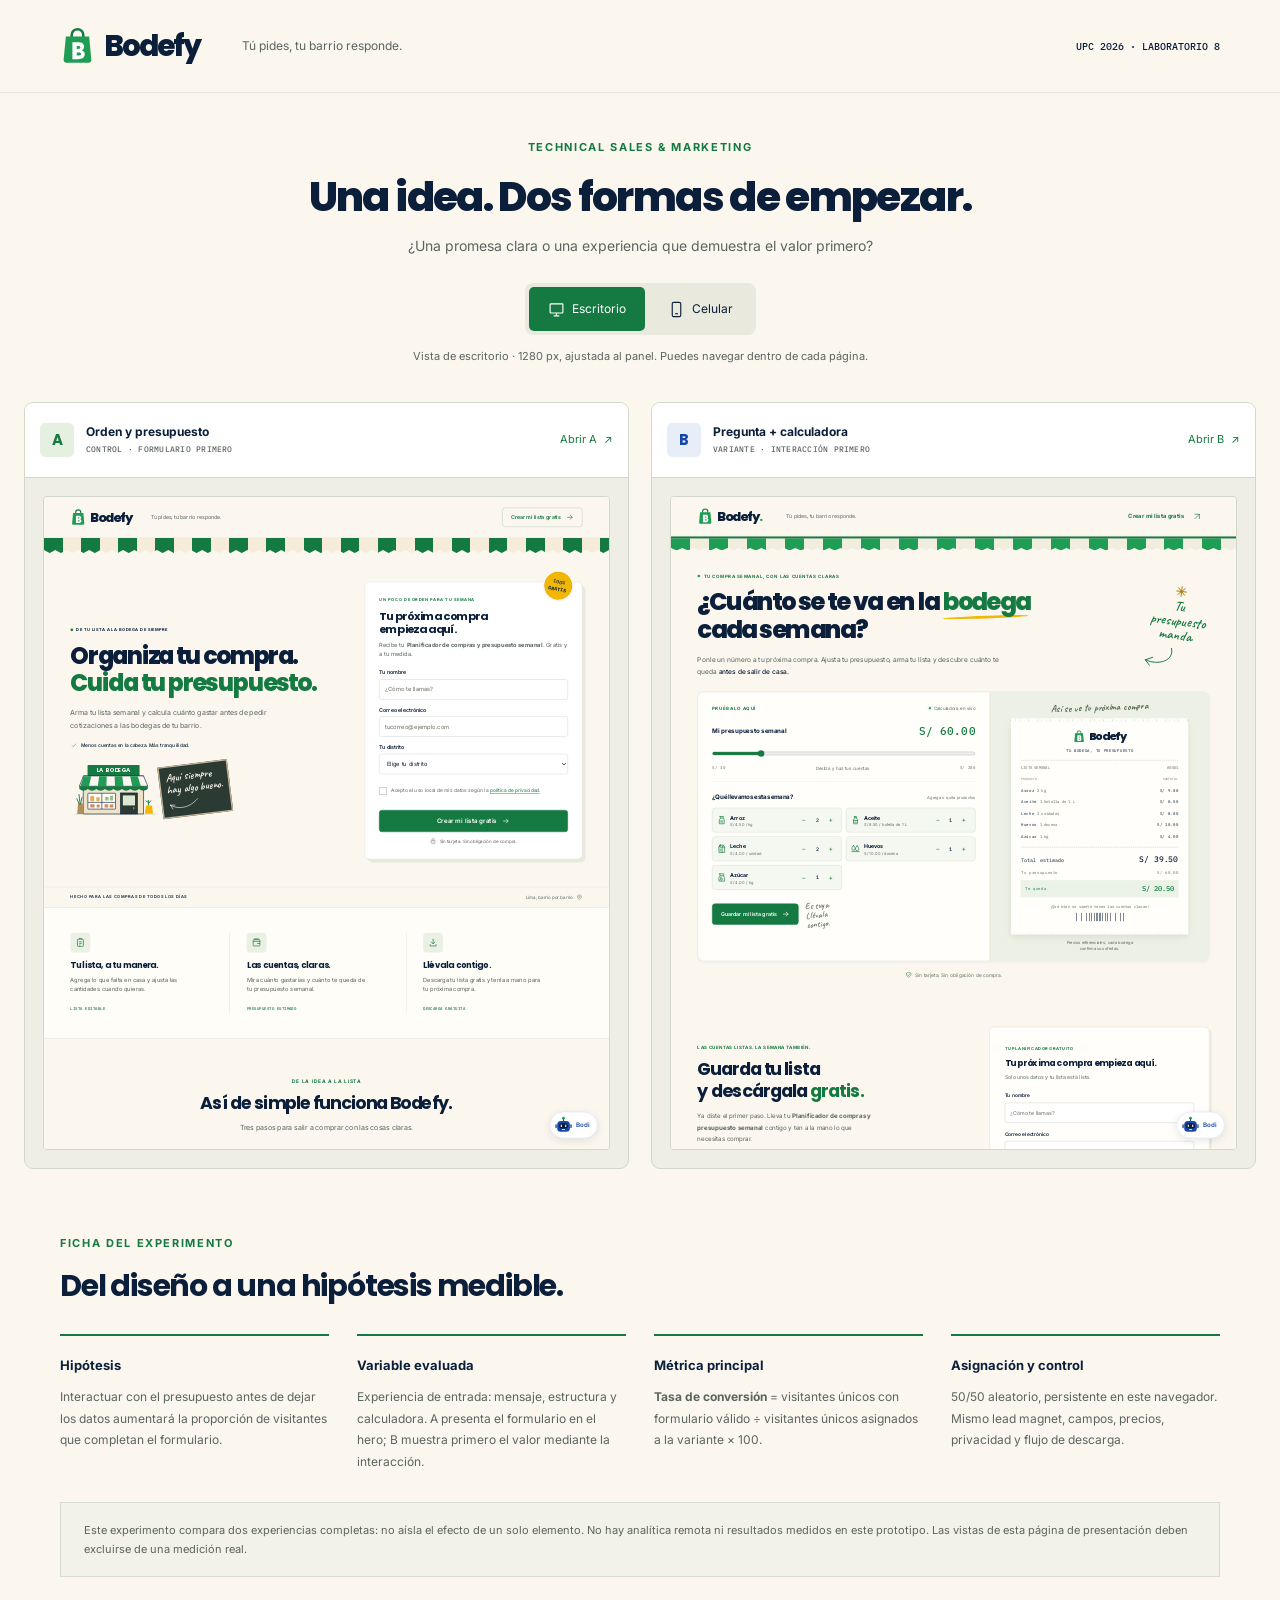
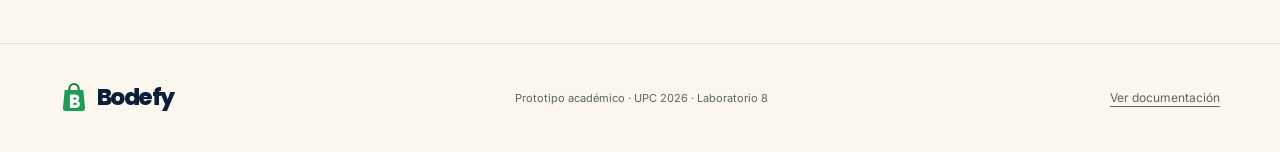
<file: comparar.html>
<!doctype html>
<html lang="es">
<head>
  <meta charset="utf-8">
  <meta name="viewport" content="width=device-width, initial-scale=1">
  <title>Experimento A/B | Bodefy · Laboratorio 8</title>
  <meta name="description" content="Compara las dos versiones de la landing de Bodefy: orden y presupuesto frente a una calculadora interactiva.">
  <meta name="theme-color" content="#157A41">
  <meta property="og:title" content="Bodefy · Experimento A/B">
  <meta property="og:description" content="Dos formas de empezar una compra mejor organizada. Presentación del Laboratorio 8, UPC 2026.">
  <meta property="og:type" content="website">
  <meta property="og:locale" content="es_PE">
  <link rel="icon" type="image/svg+xml" href="assets/favicon.svg">
  <link rel="preconnect" href="https://fonts.googleapis.com">
  <link rel="preconnect" href="https://fonts.gstatic.com" crossorigin>
  <link href="https://fonts.googleapis.com/css2?family=IBM+Plex+Mono:wght@400;500&amp;family=Inter:wght@400;500;600;700&amp;family=Poppins:wght@700;800&amp;display=swap" rel="stylesheet">
  <link rel="stylesheet" href="assets/base.css">
  <link rel="stylesheet" href="assets/compare.css">
  <script src="assets/compare.js" defer></script>
</head>
<body>
  <header class="site-header"><div class="container"><a class="brand" href="index.html"><img src="assets/logo.svg" width="35" height="38" alt="">Bodefy</a><p class="brand-tagline">Tú pides, tu barrio responde.</p><span class="lab-tag">UPC 2026 · LABORATORIO 8</span></div></header>
  <main>
    <div class="compare-heading container"><span class="eyebrow">TECHNICAL SALES &amp; MARKETING</span><h1>Una idea. Dos formas de empezar.</h1><p>¿Una promesa clara o una experiencia que demuestra el valor primero?</p><div class="view-toggle" role="group" aria-label="Tamaño de vista previa"><button type="button" data-view="desktop" aria-pressed="true"><svg viewBox="0 0 24 24" fill="none" stroke="currentColor" stroke-width="1.6" aria-hidden="true"><rect x="3" y="4" width="18" height="13" rx="1"/><path d="M8 21h8m-4-4v4"/></svg>Escritorio</button><button type="button" data-view="mobile" aria-pressed="false"><svg viewBox="0 0 24 24" fill="none" stroke="currentColor" stroke-width="1.6" aria-hidden="true"><rect x="6" y="2" width="12" height="20" rx="2"/><path d="M10 18h4"/></svg>Celular</button></div><p id="view-status" class="fine-print" role="status">Vista de escritorio · 1280 px, ajustada al panel. Puedes navegar dentro de cada página.</p></div>
    <section class="comparison" aria-label="Versiones A y B lado a lado">
      <article class="variant-preview"><header><div><span class="variant-letter">A</span><span><strong>Orden y presupuesto</strong><small>CONTROL · FORMULARIO PRIMERO</small></span></div><a href="a/" target="_blank" rel="noopener" aria-label="Abrir versión A en otra pestaña">Abrir A <span aria-hidden="true">↗</span></a></header><div class="preview-stage"><div class="iframe-shell"><iframe src="a/" title="Versión A: Orden y presupuesto" loading="eager"></iframe></div></div></article>
      <article class="variant-preview"><header><div><span class="variant-letter variant-letter-b">B</span><span><strong>Pregunta + calculadora</strong><small>VARIANTE · INTERACCIÓN PRIMERO</small></span></div><a href="b/" target="_blank" rel="noopener" aria-label="Abrir versión B en otra pestaña">Abrir B <span aria-hidden="true">↗</span></a></header><div class="preview-stage"><div class="iframe-shell"><iframe src="b/" title="Versión B: Pregunta y calculadora interactiva" loading="eager"></iframe></div></div></article>
    </section>
    <noscript><p class="container">El cambio de tamaño requiere JavaScript. Usa «Abrir A» y «Abrir B» para ver cada página completa.</p></noscript>
    <section class="experiment container" aria-labelledby="experiment-title"><div class="experiment-heading"><span class="eyebrow">FICHA DEL EXPERIMENTO</span><h2 id="experiment-title">Del diseño a una hipótesis medible.</h2></div><dl class="experiment-facts"><div><dt>Hipótesis</dt><dd>Interactuar con el presupuesto antes de dejar los datos aumentará la proporción de visitantes que completan el formulario.</dd></div><div><dt>Variable evaluada</dt><dd>Experiencia de entrada: mensaje, estructura y calculadora. A presenta el formulario en el hero; B muestra primero el valor mediante la interacción.</dd></div><div><dt>Métrica principal</dt><dd><strong>Tasa de conversión</strong> = visitantes únicos con formulario válido ÷ visitantes únicos asignados a la variante × 100.</dd></div><div><dt>Asignación y control</dt><dd>50/50 aleatorio, persistente en este navegador. Mismo lead magnet, campos, precios, privacidad y flujo de descarga.</dd></div></dl><p class="experiment-note">Este experimento compara dos experiencias completas: no aísla el efecto de un solo elemento. No hay analítica remota ni resultados medidos en este prototipo. Las vistas de esta página de presentación deben excluirse de una medición real.</p></section>
  </main>
  <footer class="site-footer"><div class="container footer-inner"><span class="brand"><img src="assets/logo.svg" width="28" height="31" alt="">Bodefy</span><p>Prototipo académico · UPC 2026 · Laboratorio 8</p><a class="fine-print" href="README.md">Ver documentación</a></div></footer>
</body>
</html>
</file>
<file: assets/base.css>
:root {
  --green: #1f9d55;
  --green-dark: #157a41;
  --green-light: #e9f4e9;
  --navy: #0b1f3a;
  --blue: #1747a6;
  --cream: #fbf7ef;
  --mustard: #f2b705;
  --chalk: #2b3a33;
  --muted: #5b655e;
  --line: #dedfd4;
  --red: #b32828;
  --heading: 'Poppins', sans-serif;
  --body: 'Inter', sans-serif;
  --mono: 'IBM Plex Mono', monospace;
  --hand: 'Caveat', cursive;
}
* { box-sizing: border-box; }
html { scroll-behavior: smooth; scroll-padding-top: 32px; }
body { margin: 0; background: var(--cream); color: var(--navy); font: 16px/1.65 var(--body); -webkit-font-smoothing: antialiased; }
body:has(dialog[open]) { overflow: hidden; }
button, input, select, textarea { font: inherit; }
button, a, input, select { -webkit-tap-highlight-color: transparent; }
button, select, input[type='checkbox'], input[type='range'] { cursor: pointer; }
button { color: inherit; }
button:disabled { cursor: default; opacity: .55; }
a { color: inherit; text-underline-offset: 4px; }
button, a { touch-action: manipulation; }
svg, img { display: block; max-width: 100%; }
svg { flex-shrink: 0; }
img { height: auto; }
button svg, a svg { width: 20px; height: 20px; }
h1, h2, h3, p { margin-top: 0; }
h1, h2, h3 { font-family: var(--heading); line-height: 1.2; letter-spacing: -.04em; }
h1 { font-size: clamp(38px, 4.9vw, 64px); font-weight: 800; }
h2 { font-size: clamp(29px, 3.1vw, 41px); font-weight: 700; }
h3 { font-size: 20px; font-weight: 700; letter-spacing: -.025em; }
p { margin-bottom: 1em; }
::selection { background: #f5d85c; color: var(--navy); }
:focus-visible { outline: 3px solid var(--blue); outline-offset: 4px; }
[hidden] { display: none !important; }
.sr-only { position: absolute; width: 1px; height: 1px; padding: 0; margin: -1px; overflow: hidden; clip: rect(0,0,0,0); white-space: nowrap; border: 0; }
.skip-link { position: fixed; top: 10px; left: 10px; z-index: 100; transform: translateY(-160%); background: white; padding: 12px 20px; border: 2px solid var(--green-dark); }
.skip-link:focus { transform: translateY(0); }
.container { width: min(1160px, calc(100% - 80px)); margin-inline: auto; }
.section { padding-block: 88px; }
.section-heading { max-width: 700px; margin: 0 auto 18px; text-align: center; }
.section-intro { max-width: 620px; margin: 0 auto 42px; color: var(--muted); text-align: center; }
.eyebrow { display: block; color: var(--green-dark); font-size: 11px; font-weight: 700; letter-spacing: .15em; text-transform: uppercase; margin-bottom: 16px; }
.fine-print { font-size: 12px; line-height: 1.65; color: var(--muted); }
.trust-note { display: flex; align-items: center; justify-content: center; gap: 7px; color: var(--muted); font-size: 12px; }
.trust-note svg { width: 15px; height: 15px; }
.site-header { background: var(--cream); border-bottom: 1px solid #e7e4dc; }
.site-header > .container { min-height: 92px; display: flex; align-items: center; justify-content: space-between; gap: 24px; }
.brand { display: inline-flex; align-items: center; min-height: 44px; gap: 9px; font-family: var(--heading); font-weight: 800; font-size: 29px; text-decoration: none; letter-spacing: -.07em; line-height: 1; }
.brand img { width: 35px; height: 38px; }
.brand-tagline { margin: 0 auto 0 18px; color: var(--muted); font-size: 12px; letter-spacing: 0; }
.button { display: inline-flex; min-height: 50px; align-items: center; justify-content: center; gap: 10px; padding: 13px 23px; background: var(--green-dark); color: white; border: 1px solid var(--green-dark); border-radius: 7px; font-weight: 600; font-size: 14px; line-height: 1.45; text-decoration: none; cursor: pointer; transition: background .2s, transform .2s, box-shadow .2s; }
.button:hover { background: #106334; box-shadow: 0 4px 0 #0d522b25; transform: translateY(-2px); }
.button-secondary { background: transparent; color: var(--green-dark); border-color: #b4c6b6; }
.button-secondary:hover { color: var(--green-dark); background: var(--green-light); }
.header-cta { min-height: 44px; padding: 10px 18px; font-size: 12px; }
.awning { height: 26px; background: repeating-linear-gradient(90deg, var(--green-dark) 0 42px, #f5edd9 42px 84px); position: relative; transform-origin: top; animation: awning-sway 6s ease-in-out infinite; }
.awning::after { content: ''; position: absolute; inset: 0 0 -8px; background: inherit; border-radius: 0 0 8px 8px; clip-path: polygon(0 0,100% 0,100% 80%,99% 100%,98% 80%,97% 100%,96% 80%,95% 100%,94% 80%,93% 100%,92% 80%,91% 100%,90% 80%,89% 100%,88% 80%,87% 100%,86% 80%,85% 100%,84% 80%,83% 100%,82% 80%,81% 100%,80% 80%,79% 100%,78% 80%,77% 100%,76% 80%,75% 100%,74% 80%,73% 100%,72% 80%,71% 100%,70% 80%,69% 100%,68% 80%,67% 100%,66% 80%,65% 100%,64% 80%,63% 100%,62% 80%,61% 100%,60% 80%,59% 100%,58% 80%,57% 100%,56% 80%,55% 100%,54% 80%,53% 100%,52% 80%,51% 100%,50% 80%,49% 100%,48% 80%,47% 100%,46% 80%,45% 100%,44% 80%,43% 100%,42% 80%,41% 100%,40% 80%,39% 100%,38% 80%,37% 100%,36% 80%,35% 100%,34% 80%,33% 100%,32% 80%,31% 100%,30% 80%,29% 100%,28% 80%,27% 100%,26% 80%,25% 100%,24% 80%,23% 100%,22% 80%,21% 100%,20% 80%,19% 100%,18% 80%,17% 100%,16% 80%,15% 100%,14% 80%,13% 100%,12% 80%,11% 100%,10% 80%,9% 100%,8% 80%,7% 100%,6% 80%,5% 100%,4% 80%,3% 100%,2% 80%,1% 100%,0 80%); }
@keyframes awning-sway { 50% { transform: skewX(.5deg); } }
.form-card { position: relative; background: #fff; border: 1px solid var(--line); border-radius: 12px; padding: 32px; box-shadow: 7px 7px 0 #e8eadf; }
.form-card h2 { font-size: 25px; letter-spacing: -.035em; margin-bottom: 8px; }
.form-card > p { color: var(--muted); font-size: 13px; }
.form-card .button[type='submit'] { width: 100%; }
.field { margin-bottom: 14px; min-width: 0; }
.field label { display: block; font-size: 12px; font-weight: 600; margin-bottom: 5px; }
.field input, .field select { width: 100%; min-width: 0; min-height: 46px; border: 1px solid #ccd2ca; border-radius: 5px; background: #fff; padding: 10px 12px; color: var(--navy); font-size: 13px; }
.field input::placeholder { color: #66705f; }
.field select { padding-right: 6px; }
.field input:hover, .field select:hover { border-color: #849f86; }
[aria-invalid='true'] { border-color: var(--red) !important; }
.field-error { display: block; color: var(--red); font-size: 12px; line-height: 1.5; }
.field-error:not(:empty) { margin-top: 5px; }
.privacy-field { display: flex; flex-wrap: wrap; align-items: center; gap: 5px 9px; margin: 3px 0 18px; font-size: 11px; color: var(--muted); }
.privacy-field input { width: 18px; height: 18px; accent-color: var(--green-dark); flex: 0 0 auto; margin: 3px 0 0; }
.privacy-field label { flex: 1; line-height: 1.6; padding-block: 3px; }
.privacy-copy { flex: 1; min-width: 0; }
.privacy-copy label { display: inline; }
.privacy-field .field-error { width: 100%; }
[data-privacy] { border: 0; padding: 0; color: var(--green-dark); text-decoration: underline; text-underline-offset: 3px; font-size: inherit; background: transparent; }
.privacy-field [data-privacy] { min-height: 44px; }
.privacy-field:has(input:focus-visible) { outline: 2px solid var(--blue); outline-offset: 4px; }
#form-status { font-size: 12px; line-height: 1.5; margin-top: 8px; }
.steps { display: grid; grid-template-columns: repeat(3, 1fr); gap: 40px; margin-top: 45px; }
.step { position: relative; }
.step-number { width: 44px; height: 44px; display: grid; place-items: center; border: 1px solid #b2c9b2; border-radius: 50%; color: var(--green-dark); font: 500 15px var(--mono); margin-bottom: 23px; background: var(--cream); }
.step:not(:last-child)::after { content: ''; position: absolute; top: 22px; left: 63px; right: -16px; border-top: 1px dashed #b2c9b2; }
.step h3 { margin-bottom: 10px; }
.step p { color: var(--muted); font-size: 14px; }
.ticket { position: relative; background: #fffdf7; color: var(--navy); padding: 27px 25px 32px; font-family: var(--mono); font-size: 12px; border-top: 4px solid var(--green-dark); box-shadow: 0 12px 25px #0b1f3a0d; }
.ticket::after { content: ''; position: absolute; height: 10px; bottom: -8px; left: 0; right: 0; background: linear-gradient(135deg, #fffdf7 25%, transparent 25%) -5px 0/10px 10px, linear-gradient(225deg, #fffdf7 25%, transparent 25%) -5px 0/10px 10px; }
.ticket-line { display: flex; justify-content: space-between; gap: 12px; padding-block: 9px; font-size: 11px; }
.ticket-line > :first-child { min-width: 0; }
.ticket-line strong { white-space: nowrap; font-weight: 500; }
.ticket-total { border-top: 1px dashed #b5b9ab; margin-top: 13px; padding-top: 16px; display: flex; justify-content: space-between; gap: 12px; font-size: 12px; }
.ticket-balance { display: flex; justify-content: space-between; gap: 10px; background: var(--green-light); padding: 12px; color: var(--green-dark); margin-top: 13px; }
.testimonials { display: grid; grid-template-columns: repeat(3, 1fr); gap: 20px; }
.testimonial { margin: 0; padding: 28px; border: 1px solid var(--line); border-radius: 8px; background: #fffdf8; transition: transform .2s, box-shadow .2s; }
.testimonial:hover { transform: translateY(-4px); box-shadow: 0 8px 20px #0b1f3a08; }
.testimonial > p, .testimonial blockquote { font-size: 14px; line-height: 1.8; margin: 0 0 24px; }
.person { display: flex; align-items: center; gap: 11px; font-size: 12px; }
.person strong { display: block; }
.person small { display: block; color: var(--muted); line-height: 1.5; font-size: 11px; }
.avatar { width: 40px; height: 40px; flex-shrink: 0; display: grid; place-items: center; border-radius: 50%; font-weight: 700; color: #106334; background: #e2eddd; }
.testimonial:nth-child(2) .avatar { background: #e9edf6; color: var(--blue); }
.testimonial:nth-child(3) .avatar { background: #f7edcf; color: #71530a; }
.final-cta { background: var(--green-dark); color: white; padding-block: 65px; text-align: center; }
.final-cta h2 { max-width: 700px; margin-inline: auto; }
.final-cta p { color: #e5f2e4; font-size: 14px; }
.final-cta .button { background: var(--cream); color: var(--green-dark); border-color: var(--cream); margin-block: 9px 18px; }
.final-cta .trust-note { color: #e5f2e4; }
.site-footer { padding-block: 32px; }
.footer-inner { display: flex; align-items: center; justify-content: space-between; gap: 25px; }
.site-footer .brand { font-size: 23px; }
.site-footer .brand img { width: 28px; height: 31px; }
.site-footer p { margin: 0; font-size: 11px; color: var(--muted); }
.site-footer [data-privacy] { min-height: 44px; font-size: 11px; }
.quantity-control { display: inline-flex; align-items: center; gap: 3px; flex-shrink: 0; border: 1px solid var(--line); border-radius: 6px; background: white; }
.quantity-control button { display: grid; place-items: center; min-width: 44px; min-height: 44px; border: 0; border-radius: 5px; background: transparent; color: var(--green-dark); font-size: 20px; }
.quantity-control button:hover { background: var(--green-light); }
.quantity-control output, .quantity-control span { min-width: 22px; text-align: center; font: 500 13px var(--mono); }
.modal { max-width: min(600px, calc(100% - 28px)); width: 600px; max-height: calc(100dvh - 40px); margin: auto; border: 1px solid var(--line); border-radius: 12px; padding: 0; background: var(--cream); color: var(--navy); box-shadow: 0 30px 100px #0b1f3a33; }
.modal::backdrop { background: #0b1f3a9c; }
.modal-inner { padding: 30px; }
.modal-header { display: flex; justify-content: space-between; gap: 15px; align-items: flex-start; margin-bottom: 12px; }
.modal-header h2 { font-size: 27px; margin-bottom: 0; }
.modal-close { display: grid; place-items: center; min-width: 44px; height: 44px; padding: 8px; background: transparent; border: 1px solid var(--line); border-radius: 50%; font-size: 24px; }
.modal-close:hover { background: white; }
.modal-close svg { width: 20px; height: 20px; }
.modal-intro { font-size: 14px; color: var(--muted); }
.modal-actions { display: flex; flex-wrap: wrap; gap: 10px; margin-top: 22px; }
.modal-actions .button { flex: 1; }
.planner-items { border-top: 1px solid var(--line); margin-block: 20px; }
.planner-item { display: flex; align-items: center; gap: 12px; padding-block: 12px; border-bottom: 1px solid var(--line); font-size: 13px; }
.planner-item > svg { width: 22px; height: 22px; color: var(--green-dark); }
.planner-item > div:not(.quantity-control) { flex: 1; min-width: 0; }
.planner-item small { display: block; color: var(--muted); font-size: 11px; }
.planner-item > span { flex: 1; }
.budget-control { display: flex; flex-wrap: wrap; align-items: center; justify-content: space-between; gap: 12px; margin-block: 18px; font-size: 13px; }
.budget-control input[type='number'] { width: 110px; min-height: 44px; padding: 8px; border: 1px solid #b4c6b6; border-radius: 5px; }
.budget-control input[type='range'] { width: 100%; accent-color: var(--green-dark); min-height: 44px; }
.summary-line { display: flex; justify-content: space-between; gap: 15px; padding-block: 10px; font-size: 14px; }
.summary-line strong { font-family: var(--mono); }
.balance { padding: 12px; color: var(--green-dark); background: var(--green-light); border-radius: 5px; }
.is-over-budget { color: var(--red) !important; background: #fff0eb !important; }
.bodi-widget { position: fixed; right: 26px; bottom: 24px; z-index: 40; font: 14px/1.55 var(--body); }
.bodi-launcher { display: flex; align-items: center; justify-content: center; gap: 8px; min-height: 58px; padding: 9px 17px 9px 10px; border: 1px solid #d6deec; border-radius: 40px; background: #fff; color: var(--blue); box-shadow: 0 5px 20px #0b1f3a1a; font-weight: 600; cursor: pointer; }
.bodi-avatar { width: 40px; height: 40px; }
.bodi-launcher svg { width: 40px; height: 40px; }
.bodi-panel { position: absolute; right: 0; bottom: 74px; width: 355px; max-width: calc(100vw - 32px); height: 500px; max-height: calc(100dvh - 120px); display: flex; flex-direction: column; border: 1px solid #cdd7e2; border-radius: 14px; background: #fff; overflow: hidden; box-shadow: 0 14px 50px #0b1f3a26; }
.bodi-header { display: flex; flex-shrink: 0; align-items: center; gap: 10px; padding: 15px 17px; background: #eef3fa; border-bottom: 1px solid #dbe2ed; }
.bodi-header-copy { flex: 1; }
.bodi-header-title { display: block; font-size: 17px; letter-spacing: -.02em; font-weight: 700; margin: 0 0 3px; }
.bodi-status { display: block; font-size: 11px; color: #466174; margin: 0; }
.bodi-close, .bodi-teaser-close { display: grid; place-items: center; width: 44px; height: 44px; flex-shrink: 0; border: 0; border-radius: 6px; background: transparent; }
.bodi-close svg, .bodi-teaser-close svg { width: 18px; height: 18px; }
.bodi-close:hover, .bodi-teaser-close:hover { background: #dce6f3; }
.bodi-messages { flex: 1; min-height: 0; overflow-y: auto; padding: 18px 15px; overscroll-behavior: contain; }
.bodi-message { max-width: 94%; width: fit-content; padding: 11px 13px; margin-bottom: 9px; border-radius: 0 10px 10px 10px; background: #f0f3f8; font-size: 12px; overflow-wrap: anywhere; }
.bodi-message-user { margin-left: auto; background: var(--blue); color: #fff; border-radius: 10px 0 10px 10px; }
.bodi-options { display: flex; flex-wrap: wrap; gap: 7px; margin: 0; padding: 9px 15px 12px; max-height: 180px; overflow-y: auto; flex-shrink: 0; }
.bodi-option { min-height: 44px; padding: 9px 11px; text-align: left; border: 1px solid #c7d4e8; border-radius: 6px; background: white; color: var(--blue); font-size: 12px; }
.bodi-option:hover { background: #edf3fb; }
.bodi-option-primary { color: white; background: var(--green-dark); border-color: var(--green-dark); }
.bodi-option-primary:hover { background: #106334; }
.bodi-input-form { display: flex; flex-wrap: wrap; flex-shrink: 0; gap: 7px; padding: 12px; border-top: 1px solid #e3e7ee; }
.bodi-label { width: 100%; font-size: 10px; color: var(--muted); }
.bodi-input { min-width: 0; flex: 1; height: 44px; border: 1px solid #cdd7e2; border-radius: 6px; padding: 9px; font-size: 12px; }
.bodi-send { min-width: 44px; min-height: 44px; display: grid; place-items: center; border: 0; border-radius: 6px; color: #fff; background: var(--blue); }
.bodi-typing { display: flex; align-items: center; gap: 5px; min-height: 40px; }
.bodi-typing span { width: 5px; height: 5px; border-radius: 50%; background: #5875a1; animation: typing 1s ease-in-out infinite; }
.bodi-typing span:nth-child(2) { animation-delay: .15s; }
.bodi-typing span:nth-child(3) { animation-delay: .3s; }
.bodi-teaser { position: absolute; right: 0; bottom: 73px; display: flex; align-items: center; width: 260px; border: 1px solid #cdd7e2; border-radius: 10px; background: white; box-shadow: 0 4px 20px #0b1f3a10; }
.bodi-teaser-action { flex: 1; text-align: left; padding: 14px; border: 0; border-radius: 10px; font-size: 12px; background: transparent; }
@keyframes typing { 50% { transform: translateY(-3px); opacity: .4; } }
[data-reveal].reveal-pending { opacity: 0; transform: translateY(18px); }
[data-reveal] { transition: opacity .65s ease, transform .65s ease; }
.ticket-line { transition: opacity .3s ease, transform .3s ease; }
.ticket-line.print-pending { opacity: 0; transform: translateY(-5px); }
.item-cost { font: 500 12px var(--mono); white-space: nowrap; }
.planner-item.is-removed .item-copy, .planner-item.is-removed .item-cost { opacity: .5; }
@media (max-width: 900px) {
  .container { width: calc(100% - 48px); }
  .brand-tagline { display: none; }
  .section { padding-block: 65px; }
  .testimonials { gap: 12px; }
  .testimonial { padding: 20px; }
}
@media (max-width: 640px) {
  .container { width: calc(100% - 40px); }
  .site-header > .container { min-height: 76px; gap: 12px; }
  .brand { font-size: 26px; }
  .brand img { width: 30px; height: 33px; }
  .header-cta { font-size: 11px; padding: 10px 12px; gap: 6px; }
  .header-cta svg { width: 15px; height: 15px; }
  .awning { height: 20px; background-size: 64px 100%; }
  h1 { font-size: 39px; }
  .section { padding-block: 54px; }
  .section-intro { font-size: 14px; margin-bottom: 30px; }
  .form-card { padding: 24px 21px; box-shadow: 4px 4px 0 #e8eadf; }
  .field input, .field select, .bodi-input { font-size: 16px; }
  .steps, .testimonials { grid-template-columns: 1fr; gap: 26px; }
  .steps { margin-top: 32px; }
  .step { padding-left: 64px; }
  .step-number { position: absolute; top: 0; left: 0; }
  .step:not(:last-child)::after { top: 55px; bottom: -15px; left: 21px; right: auto; border-top: 0; border-left: 1px dashed #b2c9b2; }
  .testimonial { padding: 24px; }
  .final-cta { padding-block: 50px; }
  .final-cta .button { width: 100%; }
  .footer-inner { flex-direction: column; text-align: center; gap: 15px; padding-bottom: 50px; }
  .site-footer p { font-size: 10px; }
  .modal-inner { padding: 22px 17px; }
  .modal-header h2 { font-size: 23px; }
  .planner-item { gap: 7px; flex-wrap: wrap; }
  .planner-item > svg { width: 18px; height: 18px; }
  .planner-item .item-cost { width: 100%; padding-left: 25px; margin-top: -6px; }
  .quantity-control { gap: 0; }
  .modal-actions { flex-direction: column; }
  .bodi-widget { right: 16px; bottom: 16px; }
  .bodi-launcher { min-height: 54px; padding: 7px; border-radius: 50%; }
  .bodi-launcher-label { display: none; }
  .bodi-panel { bottom: 68px; }
}
@media (max-height: 500px) {
  .bodi-panel { bottom: 0; max-height: calc(100dvh - 32px); }
  .bodi-options { max-height: 30dvh; }
}
@media (prefers-reduced-motion: reduce) {
  html { scroll-behavior: auto; }
  *, *::before, *::after { animation-duration: .01ms !important; animation-iteration-count: 1 !important; transition-duration: .01ms !important; }
  [data-reveal] { opacity: 1 !important; transform: none !important; }
}
</file>
<file: a/style.css>
.hero { background: var(--cream); }
.awning-frame { overflow: hidden; padding-bottom: 8px; }
.hero-grid { display: grid; grid-template-columns: 1.2fr 1fr; align-items: center; gap: 74px; padding-top: 65px; padding-bottom: 62px; }
.hero-label { display: inline-flex; align-items: center; gap: 7px; font-size: 9px; font-weight: 700; letter-spacing: .11em; margin-bottom: 22px; }
.hero-label > span { width: 6px; height: 6px; border-radius: 50%; background: var(--green-dark); }
.hero h1 { margin-bottom: 23px; line-height: 1.13; font-size: clamp(40px, 4.2vw, 58px); letter-spacing: -.052em; }
.hero h1 > span { color: var(--green-dark); }
.hero-description { max-width: 460px; color: var(--muted); font-size: 16px; line-height: 1.8; margin-bottom: 21px; }
.hero-promise { display: flex; align-items: center; gap: 7px; font-size: 11px; font-weight: 500; }
.hero-promise svg { width: 16px; height: 16px; color: var(--green-dark); }
.neighborhood-scene { display: flex; align-items: center; gap: 3px; margin-top: 24px; }
.storefront { width: 200px; height: auto; }
.chalk-note { padding: 10px 12px; color: var(--cream); background: var(--chalk); border: 3px solid #c6b69b; font: 600 25px/1.1 var(--hand); transform: rotate(-7deg); }
.chalk-note svg { margin-top: 7px; width: 73px; height: 30px; }
.hero-form .eyebrow { font-size: 9px; max-width: 250px; padding-right: 30px; }
.hero-form > p { margin-bottom: 21px; }
.hero-form > .trust-note { margin: 12px 0 0; font-size: 10px; }
.free-stamp { position: absolute; top: -24px; right: 22px; width: 64px; height: 64px; border-radius: 50%; display: flex; flex-direction: column; justify-content: center; align-items: center; background: var(--mustard); border: 1px solid #d39f00; outline: 3px solid var(--cream); color: var(--navy); transform: rotate(10deg); font: 500 11px/1.2 var(--mono); }
.free-stamp br { display: none; }
.free-stamp strong { font-size: 11px; margin-top: 3px; }
.hero-bottom { border-top: 1px solid var(--line); border-bottom: 1px solid var(--line); padding-block: 15px; }
.hero-bottom > .container { display: flex; justify-content: space-between; gap: 15px; }
.hero-bottom span:first-child { font-size: 9px; font-weight: 600; letter-spacing: .12em; }
.hero-bottom span:last-child { display: flex; align-items: center; gap: 8px; font-size: 10px; color: var(--muted); }
.hero-bottom svg { width: 14px; height: 14px; }
.benefits { padding-block: 56px; background: #fffdf8; }
.benefit-grid { display: grid; grid-template-columns: repeat(3, 1fr); gap: 38px; }
.benefit { position: relative; padding: 0 25px 0 0; }
.benefit:not(:last-child) { border-right: 1px solid var(--line); }
.benefit-icon { width: 45px; height: 45px; display: grid; place-items: center; margin-bottom: 19px; background: #eaf1e4; border-radius: 8px; color: var(--green-dark); }
.benefit-icon svg { width: 23px; height: 23px; }
.benefit h3 { font-size: 19px; margin-bottom: 10px; }
.benefit p { font-size: 13px; color: var(--muted); margin-bottom: 17px; max-width: 270px; }
.benefit-caption { font: 500 9px var(--mono); letter-spacing: .07em; color: var(--green-dark); }
.centered { text-align: center; }
.how { border-top: 1px solid var(--line); }
.product-section { background: var(--navy); color: var(--cream); overflow: hidden; padding-block: 75px; }
.product-grid { display: grid; grid-template-columns: 1fr 1fr; gap: 80px; align-items: center; }
.product-copy > .eyebrow { color: #adcfab; font-size: 9px; }
.product-copy h2 { font-size: clamp(33px, 3.4vw, 45px); line-height: 1.22; margin-bottom: 23px; }
.product-copy h2 span { color: #b8d7a9; }
.product-copy > p { color: #c4cdd2; font-size: 14px; max-width: 370px; line-height: 1.9; }
.product-checks { padding: 0; list-style: none; margin-block: 25px 30px; }
.product-checks li { position: relative; padding-left: 25px; font-size: 12px; margin-bottom: 13px; }
.product-checks li::before { content: ''; width: 11px; height: 6px; border-left: 1.5px solid #a6cb9f; border-bottom: 1.5px solid #a6cb9f; transform: rotate(-45deg); position: absolute; top: 5px; left: 1px; }
.product-copy .button { background: var(--cream); color: var(--navy); border-color: var(--cream); }
.product-copy > .fine-print { margin-top: 16px; max-width: 330px; font-size: 10px; color: #b9c7d0; }
.product-demo { position: relative; display: flex; justify-content: center; padding-bottom: 32px; }
.phone { width: 272px; flex-shrink: 0; background: var(--cream); color: var(--navy); border: 7px solid #172d42; border-radius: 37px; box-shadow: 0 0 0 1px #4b5c66, 14px 18px 0 #06172c; padding: 11px 10px 17px; transform: rotate(-4deg); position: relative; }
.phone-status { display: flex; align-items: center; justify-content: space-between; padding: 0 9px 12px; font-size: 10px; font-weight: 700; }
.phone-status > svg { width: 28px; height: 12px; }
.phone-camera { display: block; width: 69px; height: 16px; background: #172d42; border-radius: 20px; }
.phone-header { display: flex; gap: 7px; align-items: center; padding: 10px 5px 14px; border-bottom: 1px solid #d5dccf; }
.phone-header img { width: 21px; height: 24px; }
.phone-header strong { font-size: 11px; }
.phone-header > span { margin-left: auto; background: #e2eddd; padding: 4px 6px; border-radius: 50%; font: 9px var(--mono); }
.phone-content { padding: 17px 7px 9px; }
.phone-greeting { font-size: 8px; color: var(--muted); margin-bottom: 5px; }
.phone-content h3 { font-size: 14px; margin-bottom: 17px; }
.phone-budget { display: flex; justify-content: space-between; align-items: center; padding: 13px 10px; color: white; background: var(--green-dark); border-radius: 5px; font-size: 9px; }
.phone-budget strong { font: 500 14px var(--mono); }
.phone-items { margin-top: 12px; }
.phone-items .ticket-line { align-items: center; border-bottom: 1px solid #e6e6db; font-size: 9px; padding-block: 10px; }
.phone-items .ticket-line > span { padding-left: 23px; position: relative; }
.phone-items b { display: block; font: 600 10px var(--body); }
.phone-items small { display: block; font: 8px/1.8 var(--body); color: var(--muted); }
.phone-items i { position: absolute; width: 13px; height: 13px; left: 0; top: 6px; background: #e3ecdc; border: 1px solid #b6c9a8; border-radius: 3px; }
.phone-items i::after { content: ''; display: block; width: 6px; height: 3px; border-left: 1px solid var(--green-dark); border-bottom: 1px solid var(--green-dark); transform: rotate(-45deg); margin: 3px 2px; }
.phone-total { display: flex; justify-content: space-between; margin-top: 17px; font-size: 10px; }
.phone-total strong { font: 500 13px var(--mono); }
.phone-balance { display: flex; justify-content: space-between; padding: 11px 9px; background: #e1edda; color: #106334; margin-top: 13px; border-radius: 4px; font-size: 10px; }
.phone-balance strong { font-family: var(--mono); font-size: 13px; }
.phone-reference { display: block; font-size: 7px; text-align: center; color: var(--muted); margin-top: 9px; }
.phone-home { display: block; height: 3px; width: 75px; background: #172d42; margin: 5px auto 0; border-radius: 3px; }
.balance-note { position: absolute; right: -15px; bottom: -26px; width: 166px; padding: 18px; background: #fffdf7; color: var(--navy); transform: rotate(7deg); box-shadow: 3px 4px 0 #00000018; }
.balance-note span { display: block; font: 500 9px/1.6 var(--mono); }
.balance-note strong { display: block; font: 700 25px/1.1 var(--hand); margin-block: 5px; }
.balance-note span:last-child { font: 500 14px/1.2 var(--hand); }
.demo-caption { position: absolute; bottom: -34px; right: 190px; font: 500 24px var(--hand); transform: rotate(-4deg); color: #c4d8b8; }
.quote-mark { display: block; color: var(--green-dark); font: 700 47px/1 var(--hand); height: 31px; margin-bottom: 10px; }
.fiction-note { text-align: center; font-size: 10px; color: var(--muted); margin: 25px 0 0; }
.faq-section { background: #f2eee5; border-top: 1px solid var(--line); }
.faq-grid { display: grid; grid-template-columns: 1fr 1.3fr; gap: 90px; }
.faq-grid h2 { font-size: 33px; }
.faq-grid > div > p { font-size: 13px; color: var(--muted); }
.hand-note { display: block; font: 500 24px var(--hand); color: var(--green-dark); transform: rotate(-4deg); margin-top: 26px; }
.faq-list details { border-bottom: 1px solid #d4d7cb; }
.faq-list summary { display: flex; justify-content: space-between; align-items: center; min-height: 67px; padding-block: 13px; gap: 20px; font-size: 13px; font-weight: 600; list-style: none; cursor: pointer; }
.faq-list summary::-webkit-details-marker { display: none; }
.faq-list summary > span { color: var(--green-dark); font-size: 22px; font-weight: 400; }
.faq-list details[open] summary > span { transform: rotate(45deg); }
.faq-list details p { color: var(--muted); font-size: 12px; padding-right: 25px; margin-bottom: 20px; }
.cta-note { display: block; color: #d8ebc9; font: 500 25px var(--hand); margin-bottom: 17px; }
@media (min-width: 1400px) { .hero h1 { font-size: 61px; } }
@media (max-width: 1080px) {
  .hero-grid { gap: 38px; }
  .hero h1 { font-size: 45px; }
  .hero-form { padding: 28px; }
  .hero-label { font-size: 8px; }
  .product-grid { gap: 35px; }
  .balance-note { right: -5px; width: 140px; }
  .faq-grid { gap: 45px; }
}
@media (max-width: 760px) {
  .hero-grid { grid-template-columns: 1fr; gap: 52px; padding-block: 45px; }
  .hero-copy { max-width: 550px; margin-inline: auto; }
  .hero h1 { font-size: clamp(39px, 7vw, 54px); }
  .hero-description { font-size: 15px; }
  .hero-form { width: 100%; max-width: 500px; margin-inline: auto; }
  .neighborhood-scene { margin-top: 20px; }
  .storefront { width: 160px; }
  .chalk-note { font-size: 24px; }
  .benefit-grid { gap: 18px; }
  .benefit { padding-right: 15px; }
  .benefit h3 { font-size: 16px; }
  .benefit p { font-size: 12px; }
  .product-grid { grid-template-columns: 1fr; gap: 45px; }
  .product-copy { max-width: 500px; }
  .product-demo { width: min(430px, 100%); margin-inline: auto; }
  .faq-grid { grid-template-columns: 1fr; gap: 28px; }
}
@media (max-width: 480px) {
  .hero-label { font-size: 8px; letter-spacing: .08em; }
  .hero h1 { font-size: 39px; }
  .hero-promise { font-size: 10px; }
  .hero-grid { padding-top: 39px; gap: 42px; }
  .hero-form { padding: 25px 20px; }
  .hero-bottom > .container { justify-content: center; }
  .hero-bottom span:first-child { font-size: 8px; }
  .hero-bottom span:last-child { display: none; }
  .benefit-grid { grid-template-columns: 1fr; gap: 26px; }
  .benefit { padding: 0 0 25px 64px; }
  .benefit:not(:last-child) { border-right: 0; border-bottom: 1px solid var(--line); }
  .benefit:last-child { padding-bottom: 0; }
  .benefit-icon { position: absolute; top: 0; left: 0; }
  .benefit h3 { font-size: 18px; }
  .benefit p { margin-bottom: 10px; }
  .product-section { padding-block: 55px 70px; }
  .product-copy h2 { font-size: 33px; }
  .phone { width: 254px; }
  .balance-note { right: -4px; bottom: -22px; width: 123px; padding: 13px; }
  .demo-caption { right: auto; left: 0; bottom: -40px; font-size: 22px; }
  .faq-grid h2 { font-size: 29px; }
  .cta-note { font-size: 21px; }
}
</file>
<file: b/style.css>
/* Variante B: primero probar, luego guardar. */
body[data-variant="b"] { background: #FBF7EF; color: #0B1F3A; }
.site-header > .header-inner { min-height: 88px; display: flex; align-items: center; gap: 36px; }
.brand-dot { color: #1F9D55; }
.brand-tagline { margin-right: auto; font-size: 12px; color: #5f6964; }
.header-cta { display: inline-flex; align-items: center; justify-content: center; gap: 20px; min-height: 44px; color: #157A41; font-size: 13px; font-weight: 700; text-decoration: none; }
.header-cta span { font-size: 21px; }
.awning-frame { overflow: hidden; padding-bottom: 8px; margin-bottom: -8px; }
.awning { height: 25px; background: repeating-linear-gradient(90deg, #1F9D55 0, #1F9D55 43px, #f1eddf 43px, #f1eddf 86px); border-top: 5px solid #157A41; border-bottom: 1px solid #157A4126; transform-origin: top center; animation: awning-sway 7s ease-in-out infinite; }
.hero-b { padding: 57px 0 32px; }
.hero-heading { display: grid; grid-template-columns: minmax(0, 1fr) 145px; gap: 42px; align-items: center; margin-bottom: 33px; }
.hero-heading .eyebrow { display: flex; align-items: center; gap: 8px; font-size: 10px; letter-spacing: .13em; margin-bottom: 18px; }
.small-dot { width: 6px; height: 6px; border-radius: 50%; background: #1F9D55; flex-shrink: 0; }
h1 { max-width: 880px; margin: 0; font: 800 clamp(38px, 4.3vw, 61px)/1.16 "Poppins", sans-serif; letter-spacing: -.055em; }
.hero-highlight { color: #157A41; position: relative; white-space: nowrap; isolation: isolate; }
.hero-highlight::after { content: ""; position: absolute; height: 6px; background: #F2B705; width: 100%; bottom: 1px; left: 0; border-radius: 50%; transform: rotate(-2deg); z-index: -1; }
.hero-description { max-width: 690px; margin: 21px 0 0; color: #536159; font-size: 15px; line-height: 1.8; }
.hero-description strong { font-weight: 500; color: #0B1F3A; }
.hero-note { text-align: center; color: #157A41; transform: rotate(7deg); padding-top: 14px; }
.hero-note p { margin: 0; font: 600 32px/1.02 "Caveat", cursive; }
.hero-note svg { width: 78px; margin-top: 9px; }
.hero-note .note-spark { display: block; color: #a97a00; width: 27px; height: 27px; margin: 0 auto 5px; }
.calculator-shell { display: grid; grid-template-columns: 1.33fr 1fr; border: 1px solid #d5decf; border-radius: 14px; background: #fffefa; overflow: hidden; box-shadow: 0 5px 0 #0b1f3a05; }
.calculator-workspace { padding: 28px 32px 30px; min-width: 0; }
.calculator-topline { display: flex; align-items: center; justify-content: space-between; gap: 15px; margin-bottom: 25px; }
.calculator-topline .eyebrow { margin: 0; font-size: 10px; }
.interactive-badge { display: inline-flex; align-items: center; gap: 6px; color: #4f6654; font-size: 10px; }
.interactive-badge > span { width: 5px; height: 5px; background: #1F9D55; border-radius: 50%; box-shadow: 0 0 0 3px #e9f5e9; }
.budget-heading { display: flex; justify-content: space-between; align-items: center; gap: 14px; }
.budget-heading label { font-size: 14px; font-weight: 700; }
#budget-value { font: 500 26px/1.4 "IBM Plex Mono", monospace; color: #157A41; white-space: nowrap; }
.budget-slider { width: 100%; min-height: 44px; margin: 11px 0 0; accent-color: #157A41; cursor: pointer; }
.range-labels { display: flex; align-items: center; justify-content: space-between; gap: 6px; font: 400 10px/1.4 "IBM Plex Mono", monospace; color: #617063; margin-top: -3px; }
.range-labels p { font: 400 10px/1.4 "Inter", sans-serif; margin: 0; }
.products-heading { display: flex; align-items: baseline; justify-content: space-between; gap: 12px; border-top: 1px solid #e7e9df; padding-top: 23px; margin-top: 23px; }
.products-heading h2 { font: 700 14px/1.5 "Inter", sans-serif; margin: 0; }
.products-heading > span { font-size: 9px; color: #68736c; }
.product-controls { display: grid; grid-template-columns: repeat(auto-fit, minmax(min(100%, 270px), 1fr)); gap: 9px; margin-top: 15px; }
.product-controls .product-control { display: flex; align-items: center; min-width: 0; border: 1px solid #d1decb; border-radius: 7px; transition: background .2s, border-color .2s; background: #f5f8f0; }
.product-controls .product-control:not(.is-selected) { background: white; border-color: #e1e3da; }
.product-controls .product-toggle { display: flex; align-items: center; gap: 8px; flex: 1; text-align: left; min-width: 0; min-height: 54px; padding: 8px 4px 8px 10px; border: 0; border-radius: 6px; background: transparent; color: #157A41; }
.product-controls .product-toggle:hover { background: #e9f2e1; }
.product-controls .product-toggle[aria-pressed="false"] { color: #73816c; }
.product-controls .product-selected { display: none; }
.product-controls .product-icon { width: 22px; height: 22px; flex-shrink: 0; }
.product-controls .product-copy { min-width: 0; }
.product-controls .product-copy strong { display: block; color: #0B1F3A; font-size: 12px; }
.product-controls .product-copy small { display: block; font-size: 9px; line-height: 1.3; color: #66705f; }
.product-controls .quantity-control { gap: 0; padding-right: 0; margin-right: 3px; border: 0; background: transparent; }
.product-controls .quantity-control button { min-width: 44px; width: 44px; padding: 0; }
.product-controls .quantity-control output { min-width: 16px; font-size: 11px; }
.calculator-action { display: flex; align-items: center; gap: 16px; margin-top: 23px; }
.calculator-action .button { flex-shrink: 0; min-height: 48px; padding: 12px 19px; font-size: 12px; }
.calculator-free { max-width: 100px; color: #647063; font: 600 20px/1.05 "Caveat", cursive; transform: rotate(-5deg); }
.receipt-space { background: #edf0e4; padding: 21px 47px 20px; border-left: 1px solid #dde3d5; min-width: 0; text-align: center; position: relative; }
.receipt-caption { display: block; font: 600 23px/1.25 "Caveat", cursive; color: #4b624d; margin-bottom: 12px; transform: rotate(-2deg); }
.live-ticket { text-align: left; border-radius: 0; padding: 20px 23px 23px; background: #fffefa; position: relative; filter: drop-shadow(0 5px 5px #1b382b0c); }
.live-ticket::before, .live-ticket::after { content: ""; position: absolute; left: 0; width: 100%; height: 8px; background: linear-gradient(135deg, transparent 5px, #fffefa 0) 0 0 / 10px 10px repeat-x, linear-gradient(225deg, transparent 5px, #fffefa 0) 0 0 / 10px 10px repeat-x; }
.live-ticket::before { top: -7px; }
.live-ticket::after { bottom: -7px; transform: rotate(180deg); }
.ticket-brand { display: flex; align-items: center; justify-content: center; gap: 8px; }
.ticket-brand strong { font: 800 25px/1 "Poppins", sans-serif; letter-spacing: -.06em; }
.ticket-kicker { text-align: center; font: 400 8px/1.5 "IBM Plex Mono", monospace; letter-spacing: .14em; margin: 11px 0 16px; }
.ticket-rule { border-top: 1px dashed #b8bdb4; margin-bottom: 11px; }
.ticket-meta, .ticket-table-head { display: flex; justify-content: space-between; font: 400 8px/1.4 "IBM Plex Mono", monospace; color: #6a7369; }
.ticket-meta { margin-bottom: 14px; }
.ticket-table-head { font-size: 7px; letter-spacing: .06em; margin-bottom: 9px; }
.live-ticket .ticket-line { display: flex; align-items: baseline; justify-content: space-between; gap: 12px; font: 400 10px/1.6 "IBM Plex Mono", monospace; padding: 5px 0; transition: opacity .25s ease, transform .25s ease; }
.live-ticket .ticket-line.print-pending { opacity: 0; transform: translateY(-4px); }
.live-ticket .ticket-line span:last-child { white-space: nowrap; }
.live-ticket .ticket-line > span small { font-size: 8px; color: #61705b; }
.live-ticket .ticket-line > strong { font-weight: 400; }
.live-ticket .ticket-total { display: flex; align-items: baseline; justify-content: space-between; gap: 12px; border-top: 1px dashed #b8bdb4; margin-top: 11px; padding-top: 13px; font-size: 11px; }
.live-ticket .ticket-total strong { font: 500 19px/1.4 "IBM Plex Mono", monospace; white-space: nowrap; }
.ticket-budget { display: flex; align-items: center; justify-content: space-between; gap: 12px; color: #677164; font: 400 10px/1.5 "IBM Plex Mono", monospace; padding: 10px 0 9px; }
.live-ticket .ticket-balance { display: flex; justify-content: space-between; align-items: center; gap: 12px; color: #157A41; background: #eaf3e6; padding: 9px 10px; margin: 0 -1px; font-size: 10px; }
.live-ticket .ticket-balance strong { font: 500 15px/1.4 "IBM Plex Mono", monospace; white-space: nowrap; }
.ticket-thanks { text-align: center; font: 400 8px/1.5 "IBM Plex Mono", monospace; color: #64705f; margin: 14px 0 9px; }
.ticket-barcode { width: 112px; height: 19px; margin: auto; opacity: .52; background: repeating-linear-gradient(90deg,#0B1F3A 0,#0B1F3A 1px,transparent 1px,transparent 3px,#0B1F3A 3px,#0B1F3A 5px,transparent 5px,transparent 7px,#0B1F3A 7px,#0B1F3A 8px,transparent 8px,transparent 11px); }
.receipt-disclaimer { font-size: 9px; color: #5d6a5b; line-height: 1.6; margin: 18px 0 0; }
.hero-trust { display: flex; align-items: center; justify-content: center; gap: 7px; margin: 22px 0 0; font-size: 11px; color: #617060; }
.hero-trust svg { width: 15px; height: 15px; color: #157A41; }
.save-section { padding: 76px 0 84px; scroll-margin-top: 25px; }
.save-grid { display: grid; grid-template-columns: 1fr .89fr; gap: 100px; align-items: center; }
.save-copy .eyebrow { font-size: 10px; letter-spacing: .09em; }
.section-heading { letter-spacing: -.04em; }
.save-copy .section-heading { margin: 17px 0 18px; font-size: 40px; line-height: 1.24; }
.save-copy .section-heading, .save-copy .section-intro { text-align: left; margin-left: 0; }
.save-copy .section-heading span { color: #157A41; }
.save-copy .section-intro { max-width: 405px; font-size: 14px; line-height: 1.9; }
.save-benefits { list-style: none; padding: 0; margin: 25px 0 0; }
.save-benefits li { display: flex; align-items: center; gap: 11px; font-size: 13px; margin-bottom: 16px; }
.save-benefits svg { width: 18px; height: 18px; flex-shrink: 0; color: #157A41; }
.chalk-note { width: 195px; margin: 28px 0 0 18px; padding: 15px 20px 13px; background: #2B3A33; color: #FBF7EF; transform: rotate(-4deg); text-align: center; position: relative; box-shadow: 0 0 0 4px #c6b69b, 3px 8px 0 #0b1f3a0a; border: 1px solid #ffffff40; }
.chalk-note p { margin: 0; font: 500 30px/1.02 "Caveat", cursive; }
.chalk-underline { display: block; background: #F2B705; width: 78px; height: 2px; margin: 9px auto 0; transform: rotate(-2deg); }
.chalk-corner { position: absolute; width: 24px; height: 9px; top: -10px; left: 86px; background: #ddca9c; opacity: .8; transform: rotate(4deg); }
.save-grid .form-card { padding: 32px 34px 25px; border: 1px solid #dce2d6; box-shadow: 5px 5px 0 #e9eadf; border-radius: 12px; background: #fffefa; }
.form-step { color: #157A41; font-size: 9px; letter-spacing: .1em; font-weight: 700; }
.form-intro h3 { font: 700 20px/1.4 "Poppins", sans-serif; letter-spacing: -.025em; margin: 10px 0 7px; }
.form-intro > p { font-size: 12px; color: #68746c; margin: 0 0 23px; }
.form-card .field { margin-bottom: 16px; }
.form-card .field > label { font-size: 11px; margin-bottom: 7px; display: block; }
.form-card .field input, .form-card .field select { min-height: 46px; font-size: 12px; border-radius: 6px; background: white; }
.privacy-field { margin: 5px 0 17px; }
.form-submit { width: 100%; min-height: 48px; font-size: 12px; justify-content: center; }
.form-card .trust-note { display: flex; align-items: center; justify-content: center; gap: 6px; font-size: 10px; color: #5d6b60; margin: 14px 0 0; }
.trust-note svg { width: 13px; height: 13px; flex-shrink: 0; }
.form-local-note { font-size: 9px; line-height: 1.6; color: #6c746d; text-align: center; margin: 12px 0 0; }
.pilot-section { padding: 35px 0 30px; background: #eaf0e4; border-top: 1px solid #dce4d5; border-bottom: 1px solid #dce4d5; }
.pilot-heading { display: flex; justify-content: space-between; align-items: center; gap: 12px; }
.pilot-heading .eyebrow { font-size: 10px; margin: 0; }
.pilot-tag { font: 500 9px/1.4 "IBM Plex Mono", monospace; padding: 5px 9px; border: 1px solid #b5c4ae; color: #516447; border-radius: 4px; }
.pilot-stats { display: grid; grid-template-columns: 1fr 1fr 1fr; margin: 26px 0 20px; }
.pilot-stat { display: flex; flex-direction: column; align-items: center; gap: 1px; padding: 0 25px; }
.pilot-stat + .pilot-stat { border-left: 1px solid #cad6c3; }
.pilot-stat > strong { font: 800 43px/1.25 "Poppins", sans-serif; letter-spacing: -.05em; color: #157A41; }
.pilot-stat > strong small { font-size: 27px; margin-left: 3px; }
.pilot-stat > span { font-size: 12px; color: #566650; }
.pilot-section .fine-print { text-align: center; margin: 0; font-size: 9px; color: #61705b; }
.steps-section { padding: 78px 0; }
.section-topline { display: flex; align-items: flex-end; justify-content: space-between; gap: 35px; margin-bottom: 32px; }
.section-topline .eyebrow, .testimonial-heading .eyebrow { font-size: 10px; }
.section-topline .section-heading { font-size: 30px; line-height: 1.3; margin: 13px 0 0; max-width: 600px; text-align: left; }
.handwritten { flex-shrink: 0; color: #157A41; font: 600 26px/1.04 "Caveat", cursive; transform: rotate(-4deg); margin: 0 30px 4px 0; }
.steps { display: grid; grid-template-columns: repeat(3,1fr); gap: 24px; }
.step { padding: 25px 27px 28px; border: 1px solid #dedfd3; border-radius: 9px; background: #fffefa; transition: transform .2s, border-color .2s; }
.step:hover { transform: translateY(-4px); border-color: #8bb293; }
.step-top { display: flex; align-items: center; justify-content: space-between; margin-bottom: 25px; }
.step-number { color: #157A41; font: 500 13px/1 "IBM Plex Mono", monospace; display: block; width: auto; height: auto; border: 0; background: transparent; margin: 0; position: static; }
.step:not(:last-child)::after { display: none; }
.step-top svg { width: 30px; height: 30px; color: #157A41; }
.step h3 { font: 700 16px/1.4 "Poppins", sans-serif; letter-spacing: -.025em; margin: 0 0 11px; }
.step p { font-size: 12px; line-height: 1.9; color: #5c685e; margin: 0; }
.testimonials-section { padding: 6px 0 84px; }
.testimonial-heading { text-align: center; margin-bottom: 32px; }
.testimonial-heading .section-heading { font-size: 30px; margin: 13px 0 12px; }
.testimonial-heading .section-intro { font-size: 13px; margin: 0; }
.fiction-label { font-size: 10px; margin: 10px 0 0; color: #61705b; }
.testimonials { display: grid; grid-template-columns: repeat(3,1fr); gap: 24px; }
.testimonial { display: flex; flex-direction: column; padding: 23px 25px 24px; background: transparent; border: 0; border-top: 2px solid #cad8c1; border-bottom: 1px solid #dedfd3; border-radius: 0; }
.quote-mark { color: #157A41; font: 700 44px/.9 Georgia, serif; height: 30px; }
.testimonial blockquote { font-size: 13px; line-height: 1.9; margin: 8px 0 24px; flex: 1; }
.person { display: flex; align-items: center; gap: 11px; }
.person .avatar { display: flex; align-items: center; justify-content: center; width: 37px; height: 37px; min-width: 37px; border-radius: 50%; background: #deebd9; color: #2f653b; font-size: 10px; font-weight: 700; }
.person .avatar-blue { background: #e1e9f4; color: #1747A6; }
.person .avatar-yellow { background: #f3e8c8; color: #86621b; }
.person strong { display: block; font-size: 11px; margin-bottom: 3px; }
.person div > span { display: block; font-size: 9px; color: #61705b; line-height: 1.5; }
.final-cta { background: #0B1F3A; color: #FBF7EF; padding: 49px 0 42px; text-align: left; }
.final-cta-inner { display: grid; grid-template-columns: 1.2fr 1fr; gap: 90px; align-items: center; }
.final-cta .eyebrow { color: #95c49c; font-size: 9px; letter-spacing: .13em; }
.final-cta h2 { font: 700 37px/1.26 "Poppins", sans-serif; letter-spacing: -.035em; margin: 15px 0 11px; }
.final-cta p:not(.eyebrow) { color: #bdc8d1; font-size: 13px; margin: 0 0 24px; }
.final-cta .button { background: #157A41; border-color: #157A41; color: white; font-size: 12px; min-height: 48px; padding: 12px 20px; }
.final-cta .button:hover { background: #157A41; }
.final-trust { display: block; font-size: 9px; color: #b8c7cc; margin-top: 12px; }
.storefront-wrap { position: relative; padding-top: 13px; }
.storefront-note { display: block; text-align: center; font: 500 25px/1.1 "Caveat", cursive; color: #f0d784; transform: rotate(4deg); }
.storefront { width: 100%; max-width: 345px; display: block; margin: 5px auto 0; }
.site-footer { background: #FBF7EF; padding: 22px 0; }
.footer-inner { display: flex; align-items: center; justify-content: space-between; gap: 20px; }
.footer-inner .brand { font-size: 21px; }
.footer-inner p { font-size: 10px; color: #61705b; margin: 0; }
.footer-inner .text-button { font-size: 10px; color: #586451; }
.button svg { width: 18px; height: 18px; flex-shrink: 0; }
@keyframes awning-sway { 0%,100% { transform: skewX(0); } 50% { transform: skewX(.65deg); } }
@media (min-width: 1440px) { .hero-b { padding-top: 62px; } }
@media (max-width: 1100px) {
  .hero-heading { grid-template-columns: 1fr 115px; gap: 25px; }
  h1 { font-size: 52px; }
  .calculator-workspace { padding: 26px 24px; }
  .receipt-space { padding: 22px 30px; }
  .calculator-shell { grid-template-columns: 1.3fr 1fr; }
  .product-controls { grid-template-columns: 1fr; gap: 7px; }
  .calculator-action { gap: 12px; }
  .calculator-action .button { padding: 11px 14px; font-size: 11px; }
  .calculator-free { font-size: 18px; }
  .save-grid { gap: 65px; }
  .save-copy .section-heading { font-size: 36px; }
  .save-grid .form-card { padding: 28px; }
  .final-cta-inner { gap: 40px; }
}
@media (max-width: 800px) {
  .site-header > .header-inner { min-height: 75px; gap: 20px; }
  .brand-tagline { display: none; }
  .header-cta { margin-left: auto; font-size: 11px; gap: 10px; }
  .hero-b { padding-top: 36px; }
  .hero-heading { grid-template-columns: 1fr; }
  .hero-note { display: none; }
  h1 { max-width: 650px; font-size: 46px; }
  .hero-description { font-size: 14px; max-width: 600px; }
  .calculator-shell { grid-template-columns: 1.1fr 1fr; }
  .calculator-workspace { padding: 24px 20px; }
  .calculator-topline { gap: 6px; flex-wrap: wrap; margin-bottom: 18px; }
  .budget-heading { align-items: flex-start; flex-direction: column; gap: 7px; }
  .budget-heading label { font-size: 13px; }
  #budget-value { font-size: 24px; }
  .products-heading { flex-direction: column; gap: 3px; margin-top: 18px; padding-top: 18px; }
  .products-heading h2 { font-size: 12px; }
  .calculator-action { flex-direction: column; align-items: flex-start; gap: 10px; }
  .calculator-action .button { width: 100%; }
  .calculator-free { max-width: none; font-size: 18px; align-self: center; }
  .receipt-space { padding: 28px 21px; display: flex; flex-direction: column; justify-content: center; }
  .receipt-caption { font-size: 20px; }
  .live-ticket { padding: 19px 16px 21px; }
  .live-ticket .ticket-line { font-size: 9px; }
  .live-ticket .ticket-total strong { font-size: 16px; }
  .save-section { padding: 55px 0 65px; }
  .save-grid { gap: 30px; }
  .save-copy .section-heading { font-size: 30px; }
  .save-copy .section-intro { font-size: 12px; }
  .save-benefits li { font-size: 11px; gap: 8px; align-items: flex-start; }
  .save-grid .form-card { padding: 25px 21px; }
  .form-intro h3 { font-size: 17px; }
  .chalk-note { margin-left: 8px; }
  .steps { gap: 15px; }
  .step { padding: 23px 18px; }
  .step h3 { font-size: 14px; }
  .step p { font-size: 11px; }
  .section-topline .section-heading, .testimonial-heading .section-heading { font-size: 26px; }
  .handwritten { display: none; }
  .testimonials { gap: 15px; }
  .testimonial { padding: 22px 15px; }
  .testimonial blockquote { font-size: 12px; }
  .person { gap: 7px; }
  .person .avatar { width: 30px; height: 30px; min-width: 30px; font-size: 9px; }
  .person div > span { font-size: 8px; }
  .final-cta h2 { font-size: 31px; }
  .final-cta-inner { gap: 20px; }
  .storefront-note { font-size: 21px; }
}
@media (max-width: 620px) {
  .site-header > .header-inner { min-height: 72px; gap: 10px; }
  .brand img { width: 30px; height: 35px; }
  .header-inner .brand { font-size: 24px; gap: 7px; }
  .header-cta { font-size: 10px; gap: 8px; }
  .awning { height: 21px; background-size: 70px; }
  .hero-b { padding: 30px 0 20px; }
  .hero-heading { margin-bottom: 26px; }
  .hero-heading .eyebrow { font-size: 8px; letter-spacing: .07em; gap: 6px; margin-bottom: 16px; }
  h1 { font-size: clamp(34px, 8.4vw, 47px); line-height: 1.17; letter-spacing: -.05em; }
  .hero-description { margin-top: 17px; font-size: 12px; line-height: 1.8; }
  .calculator-shell { grid-template-columns: 1fr; border-radius: 10px; }
  .calculator-workspace { padding: 24px 20px; }
  .calculator-topline { flex-wrap: nowrap; margin-bottom: 22px; }
  .calculator-topline .eyebrow { font-size: 9px; }
  .interactive-badge { font-size: 9px; }
  .budget-heading { flex-direction: row; align-items: center; }
  .budget-heading label { font-size: 12px; }
  #budget-value { font-size: 23px; }
  .range-labels { font-size: 9px; }
  .range-labels p { font-size: 9px; }
  .products-heading { flex-direction: row; align-items: baseline; gap: 8px; margin-top: 21px; padding-top: 20px; }
  .products-heading h2 { font-size: 11px; }
  .products-heading > span { font-size: 8px; }
  .product-controls { grid-template-columns: 1fr; gap: 8px; margin-top: 14px; }
  .product-controls .product-toggle { padding-left: 12px; }
  .product-controls .product-icon { width: 24px; height: 24px; }
  .product-controls .product-copy strong { font-size: 12px; }
  .product-controls .product-copy small { font-size: 10px; }
  .product-controls .quantity-control { gap: 2px; padding-right: 6px; }
  .product-controls .quantity-control button { min-width: 44px; width: 44px; }
  .product-controls .quantity-control output { min-width: 20px; font-size: 12px; }
  .calculator-action { margin-top: 23px; gap: 10px; }
  .calculator-action .button { font-size: 12px; min-height: 49px; }
  .calculator-free { font-size: 21px; }
  .receipt-space { border-left: 0; border-top: 1px solid #dde3d5; padding: 24px 35px 20px; }
  .receipt-caption { font-size: 24px; margin-bottom: 17px; }
  .live-ticket { width: 100%; max-width: 340px; margin: auto; padding: 23px 23px 22px; }
  .live-ticket .ticket-line { font-size: 10px; padding: 6px 0; }
  .live-ticket .ticket-total { font-size: 11px; }
  .live-ticket .ticket-total strong { font-size: 19px; }
  .ticket-kicker { font-size: 8px; }
  .ticket-thanks { font-size: 8px; }
  .hero-trust { font-size: 10px; margin-top: 19px; }
  .save-section { padding: 45px 0 55px; }
  .save-grid { grid-template-columns: 1fr; gap: 29px; }
  .save-copy .eyebrow { font-size: 8px; letter-spacing: .05em; }
  .save-copy .section-heading { font-size: 34px; margin: 13px 0 14px; }
  .save-copy .section-intro { font-size: 13px; }
  .save-benefits { margin-top: 20px; }
  .save-benefits li { font-size: 12px; margin-bottom: 11px; align-items: center; }
  .chalk-note { display: none; }
  .save-grid .form-card { padding: 26px 24px; border-radius: 9px; box-shadow: 4px 4px 0 #e9eadf; }
  .form-intro h3 { font-size: 20px; }
  .form-intro > p { font-size: 12px; }
  .form-card .field > label { font-size: 12px; }
  .form-card .field input, .form-card .field select { font-size: 16px; min-height: 48px; }
  .form-submit { font-size: 13px; min-height: 49px; }
  .form-card .trust-note { font-size: 10px; }
  .form-local-note { font-size: 9px; }
  .pilot-section { padding: 27px 0 24px; }
  .pilot-heading { flex-direction: column; gap: 10px; }
  .pilot-heading .eyebrow { font-size: 9px; }
  .pilot-tag { font-size: 8px; }
  .pilot-stats { margin: 26px 0 20px; }
  .pilot-stat { padding: 0 8px; }
  .pilot-stat > strong { font-size: 28px; }
  .pilot-stat > strong small { font-size: 17px; margin-left: 1px; }
  .pilot-stat > span { font-size: 9px; text-align: center; line-height: 1.5; }
  .pilot-section .fine-print { max-width: 300px; margin: auto; font-size: 8px; line-height: 1.7; }
  .steps-section { padding: 55px 0; }
  .section-topline { margin-bottom: 23px; }
  .section-topline .eyebrow, .testimonial-heading .eyebrow { font-size: 8px; letter-spacing: .09em; }
  .section-topline .section-heading, .testimonial-heading .section-heading { font-size: 28px; line-height: 1.3; }
  .steps { grid-template-columns: 1fr; gap: 13px; }
  .step { padding: 24px; }
  .step-top { margin-bottom: 17px; }
  .step h3 { font-size: 17px; margin-bottom: 8px; }
  .step p { font-size: 13px; line-height: 1.7; }
  .testimonials-section { padding: 0 0 55px; }
  .testimonial-heading { text-align: left; margin-bottom: 24px; }
  .testimonial-heading .section-intro { font-size: 12px; line-height: 1.7; }
  .fiction-label { font-size: 9px; line-height: 1.7; }
  .testimonials { grid-template-columns: 1fr; gap: 20px; }
  .testimonial { padding: 22px 5px 24px; }
  .testimonial blockquote { font-size: 14px; margin-bottom: 20px; }
  .person { gap: 11px; }
  .person .avatar { width: 38px; height: 38px; min-width: 38px; font-size: 11px; }
  .person strong { font-size: 12px; }
  .person div > span { font-size: 10px; }
  .final-cta { padding: 39px 0 27px; }
  .final-cta-inner { grid-template-columns: 1fr; gap: 32px; }
  .final-cta .eyebrow { font-size: 8px; }
  .final-cta h2 { font-size: 32px; }
  .final-cta p:not(.eyebrow) { font-size: 13px; }
  .final-cta .button { font-size: 13px; }
  .final-trust { font-size: 9px; }
  .storefront-wrap { padding-top: 0; }
  .storefront-note { font-size: 25px; }
  .storefront { max-width: 290px; margin-top: 5px; }
  .site-footer { padding: 24px 0 28px; }
  .footer-inner { flex-direction: row; flex-wrap: wrap; column-gap: 20px; row-gap: 13px; text-align: left; }
  .footer-inner .brand { font-size: 23px; order: 0; }
  .footer-inner p { width: 100%; order: 2; font-size: 9px; }
  .footer-inner .text-button { order: 1; margin-left: auto; min-height: 44px; }
}
@media (prefers-reduced-motion: reduce) {
  .awning { animation: none; }
  .step, .product-controls .product-control { transition: none; }
  .step:hover { transform: none; }
}
</file>
<file: assets/compare.css>
.lab-tag { font: 500 10px var(--mono); }
.compare-heading { padding-block: 45px 25px; text-align: center; }
.compare-heading h1 { font-size: clamp(28px, 3.2vw, 42px); margin-bottom: 13px; }
.compare-heading > p { color: var(--muted); font-size: 14px; }
.view-toggle { display: inline-flex; padding: 4px; margin: 12px 0; background: #e9eadd; border-radius: 8px; gap: 4px; }
.view-toggle button { display: flex; align-items: center; gap: 7px; min-height: 44px; padding: 9px 19px; background: transparent; border: 0; border-radius: 5px; font-size: 12px; }
.view-toggle button[aria-pressed='true'] { color: white; background: var(--green-dark); }
.view-toggle svg { width: 17px; height: 17px; }
.compare-heading > .fine-print { font-size: 11px; }
.comparison { width: min(1520px, calc(100% - 48px)); margin: 0 auto 65px; display: grid; grid-template-columns: 1fr 1fr; gap: 22px; }
.variant-preview { min-width: 0; border: 1px solid #d1d7cb; border-radius: 9px; background: #eeeee5; overflow: hidden; }
.variant-preview > header { display: flex; justify-content: space-between; align-items: center; gap: 12px; padding: 15px; background: white; border-bottom: 1px solid #d1d7cb; }
.variant-preview > header > div { display: flex; gap: 12px; align-items: center; }
.variant-letter { display: grid; place-items: center; width: 34px; height: 34px; background: #e5f0e1; color: var(--green-dark); font: 700 15px var(--heading); border-radius: 5px; }
.variant-letter-b { background: #e8eef8; color: var(--blue); }
.variant-preview strong { display: block; font-size: 12px; }
.variant-preview small { display: block; font: 500 8px/1.9 var(--mono); color: var(--muted); letter-spacing: .03em; }
.variant-preview header a { min-height: 44px; display: flex; align-items: center; gap: 7px; white-space: nowrap; font-size: 11px; text-decoration: none; color: var(--green-dark); }
.preview-stage { position: relative; height: 690px; padding: 18px; overflow: hidden; display: flex; justify-content: center; }
.iframe-shell { flex-shrink: 0; width: 100%; height: 100%; overflow: hidden; background: var(--cream); border: 1px solid #d1d7cb; border-radius: 4px; }
.iframe-shell iframe { display: block; border: 0; width: 100%; height: 100%; transform-origin: top left; }
.comparison[data-mode='mobile'] .iframe-shell { border: 5px solid var(--navy); border-radius: 25px; box-shadow: 0 7px 12px #0b1f3a12; }
.experiment { padding-bottom: 55px; }
.experiment-heading h2 { font-size: 30px; }
.experiment-facts { display: grid; grid-template-columns: repeat(4, 1fr); gap: 28px; margin-block: 30px; }
.experiment-facts > div { border-top: 2px solid var(--green-dark); padding-top: 19px; }
.experiment-facts dt { font-weight: 700; font-size: 13px; margin-bottom: 10px; }
.experiment-facts dd { margin: 0; color: var(--muted); font-size: 12px; line-height: 1.8; }
.experiment-note { padding: 18px 23px; border: 1px solid #d9ddce; background: #f2f2e8; font-size: 11px; color: var(--muted); }
.site-footer { border-top: 1px solid var(--line); }
@media(max-width:900px) { .variant-preview > header { padding: 10px; } .variant-preview strong { font-size: 11px; } .variant-preview small { font-size: 7px; } .variant-preview > header > div { gap: 7px; } .experiment-facts { grid-template-columns: repeat(2,1fr); } }
@media(max-width:700px) { .comparison { grid-template-columns: 1fr; width: calc(100% - 28px); gap: 25px; } .preview-stage { height: 650px; padding: 12px; } .compare-heading { padding-top: 35px; } .compare-heading > p { font-size: 12px; } .lab-tag { font-size: 8px; max-width: 120px; text-align: right; } .experiment-facts { grid-template-columns: 1fr; gap: 20px; } .experiment-heading h2 { font-size: 26px; } }
</file>
